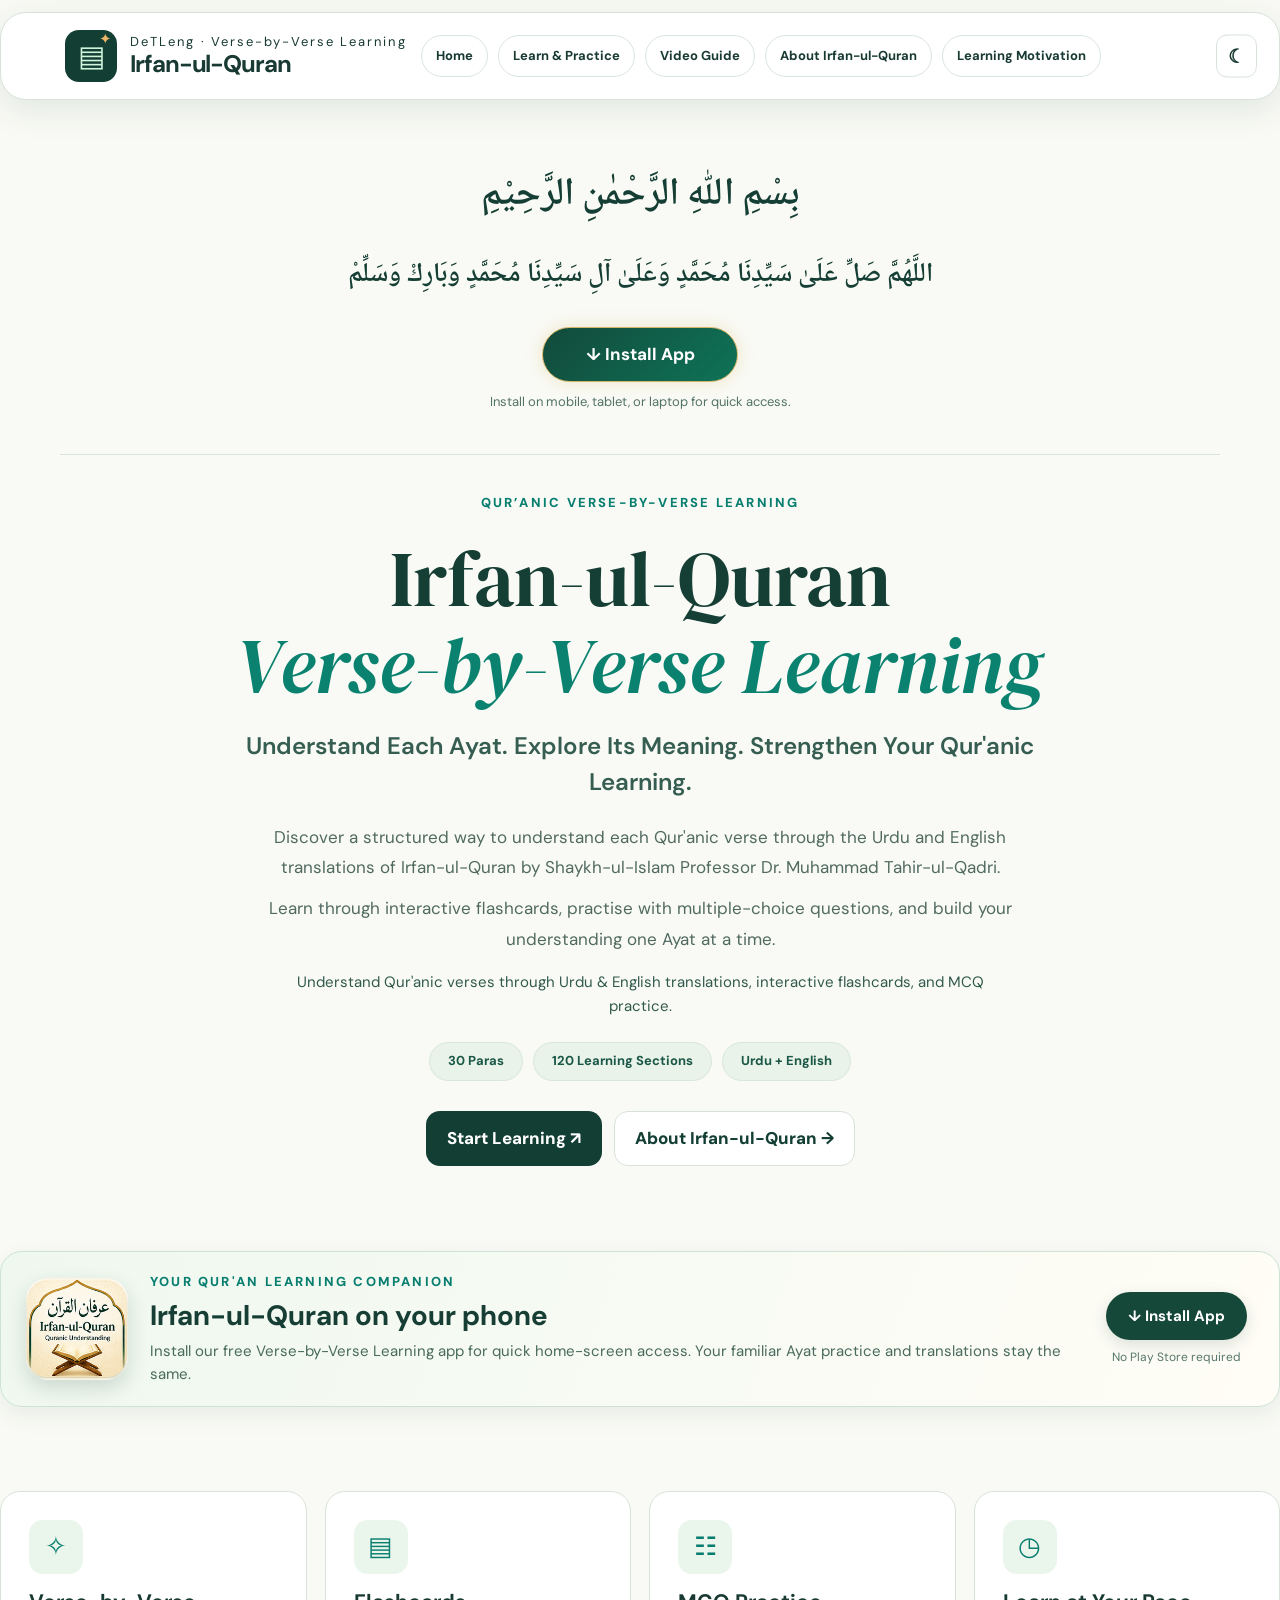
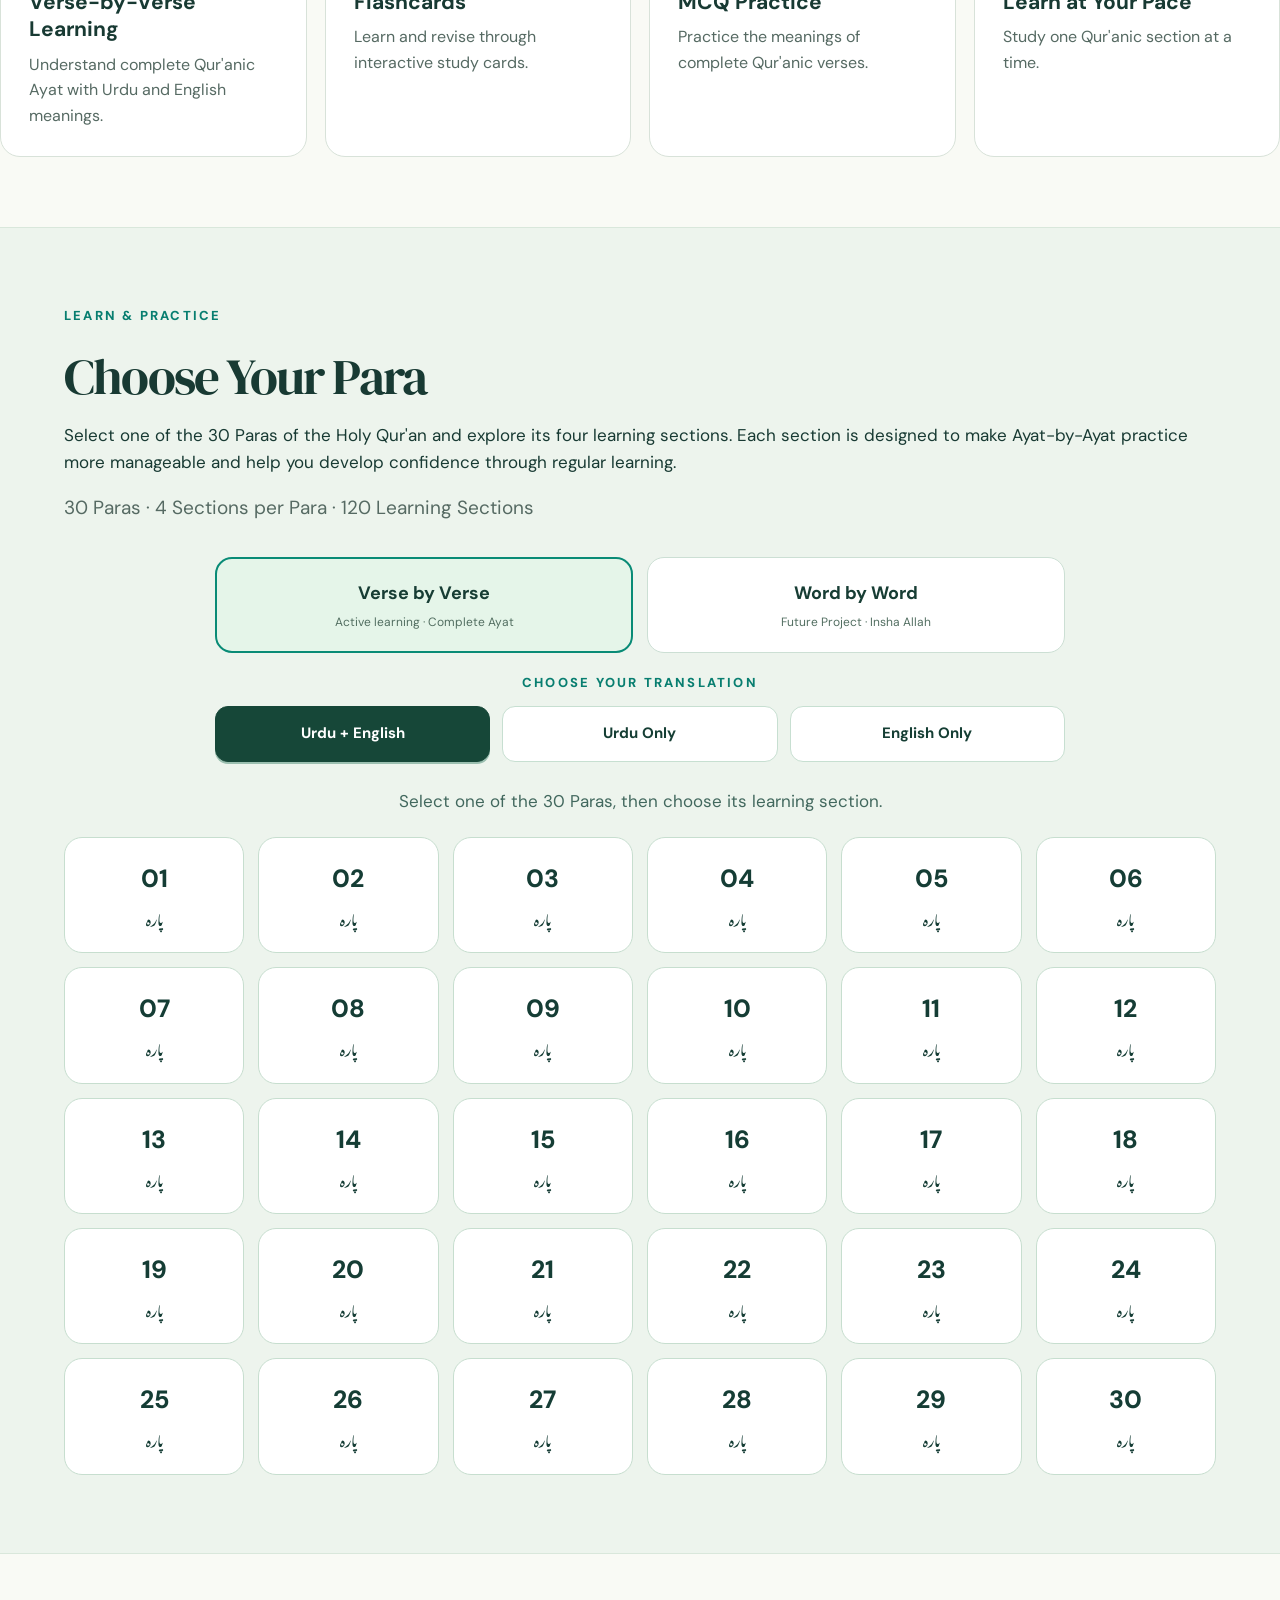
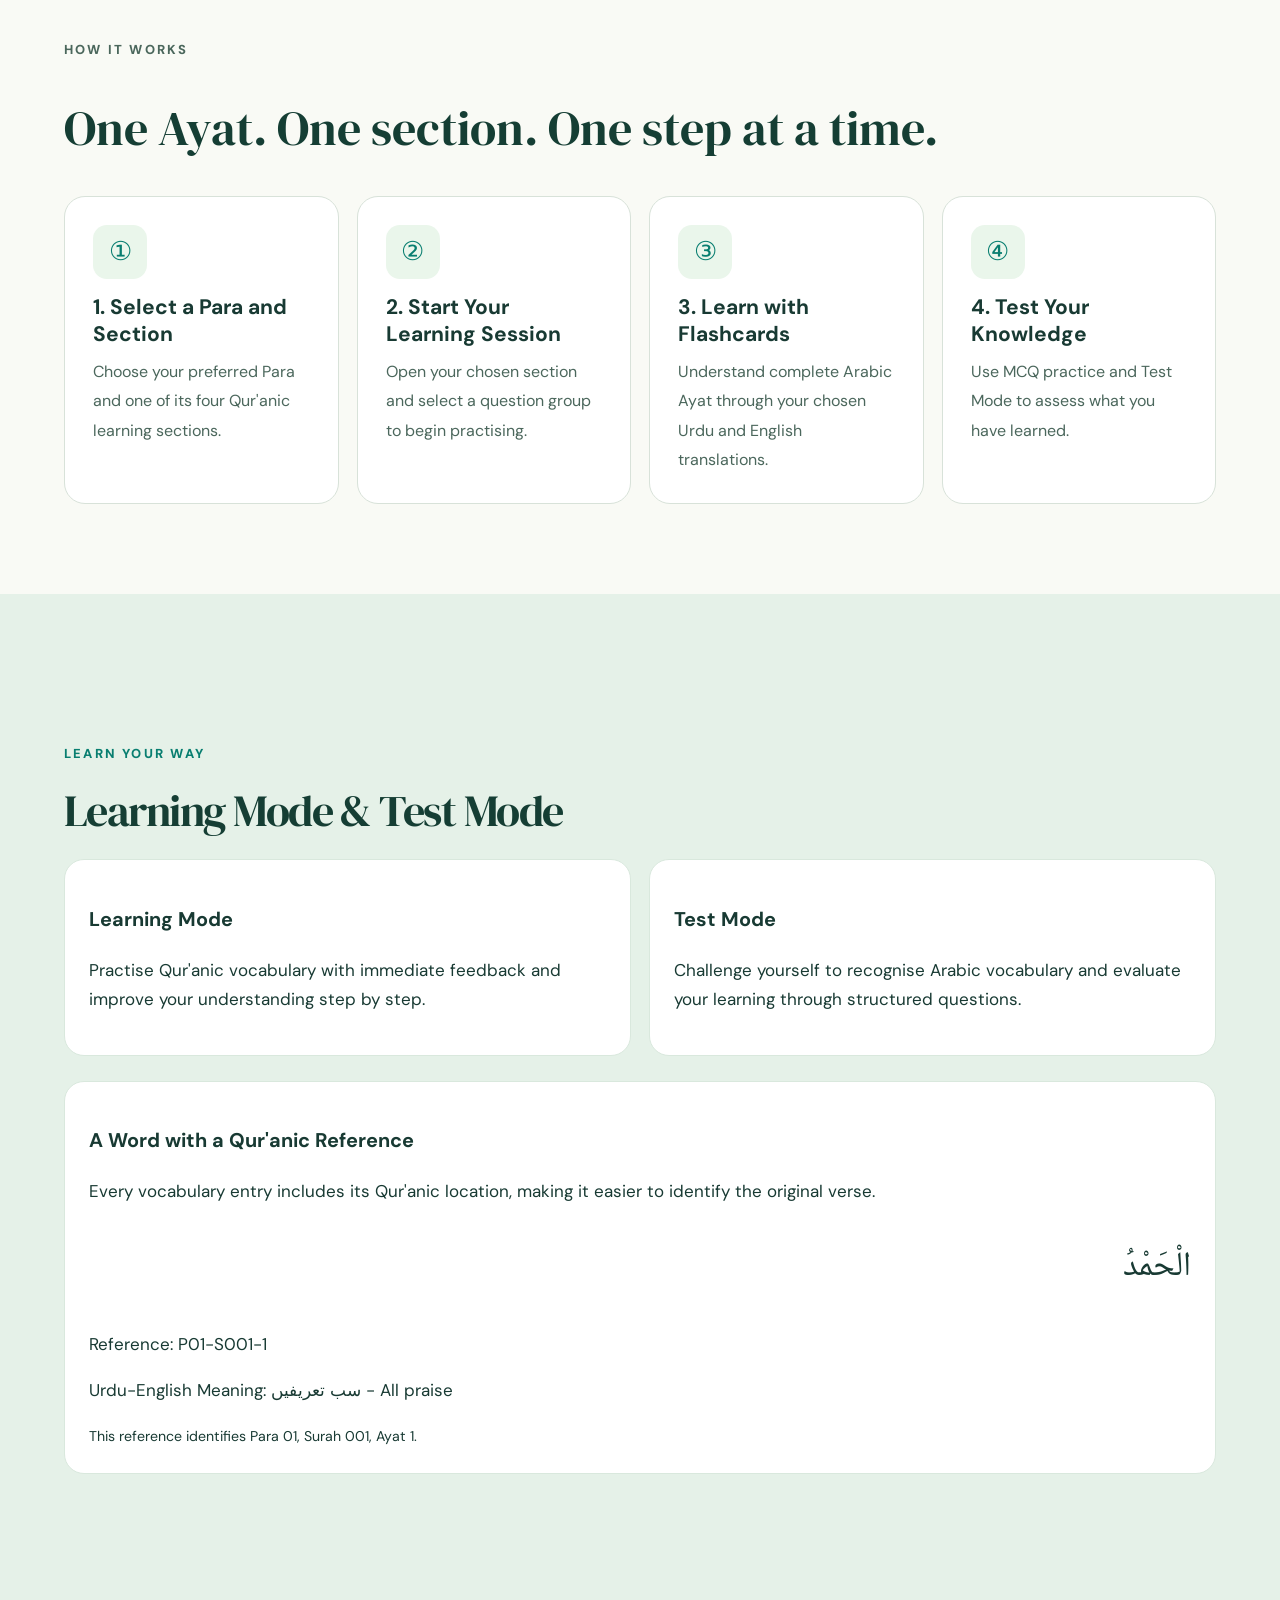
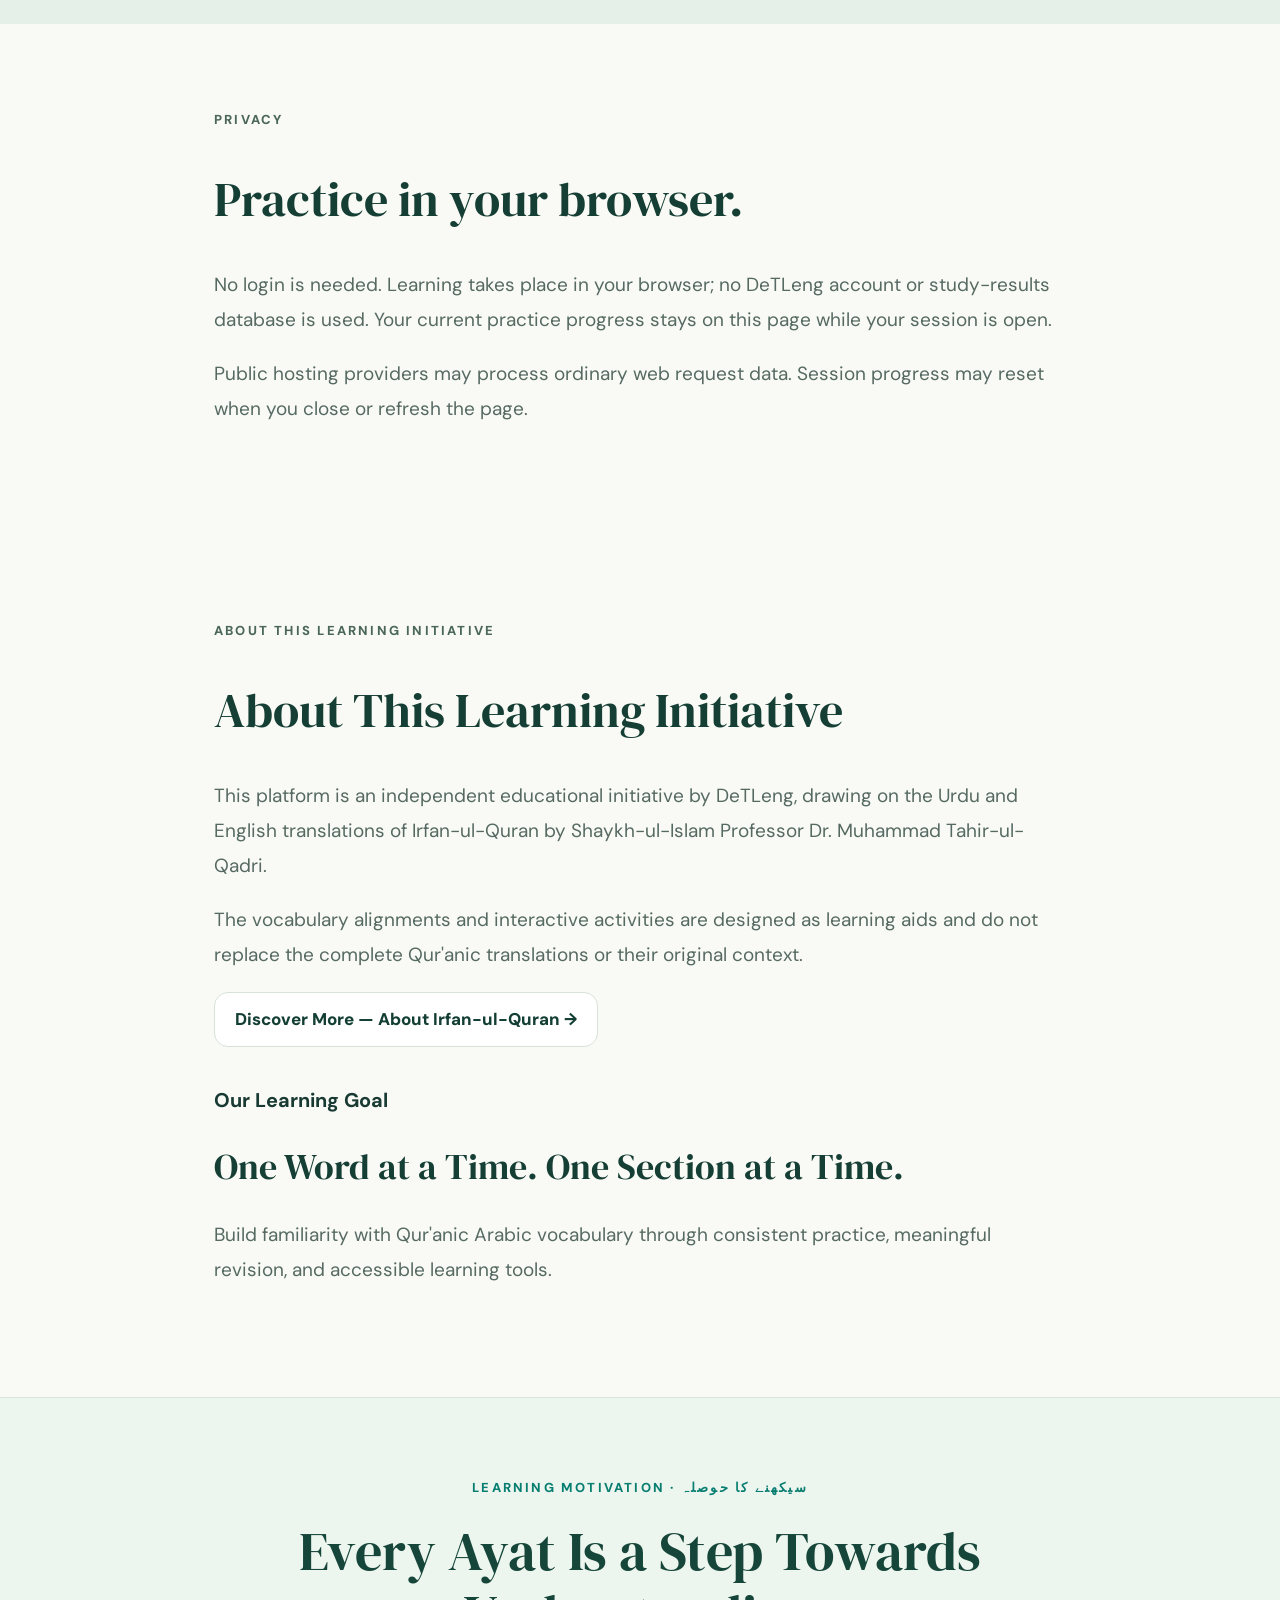
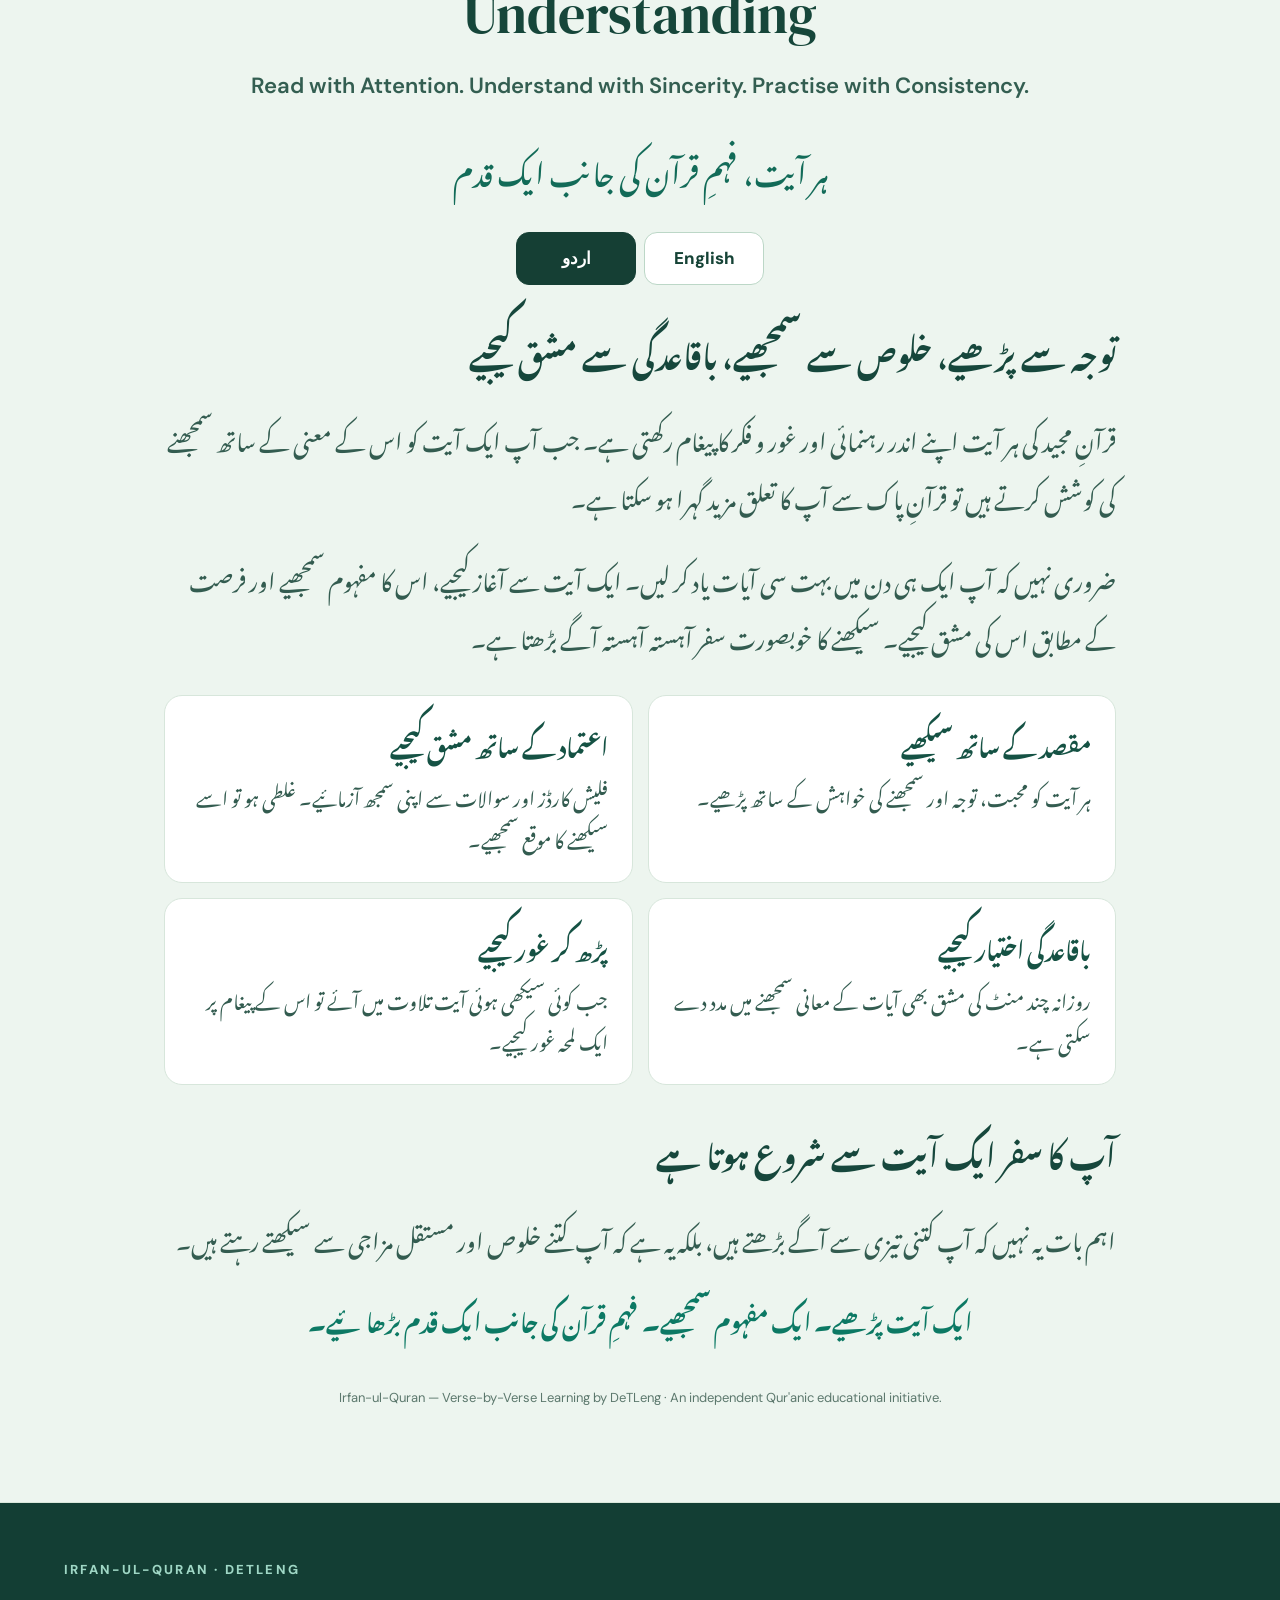
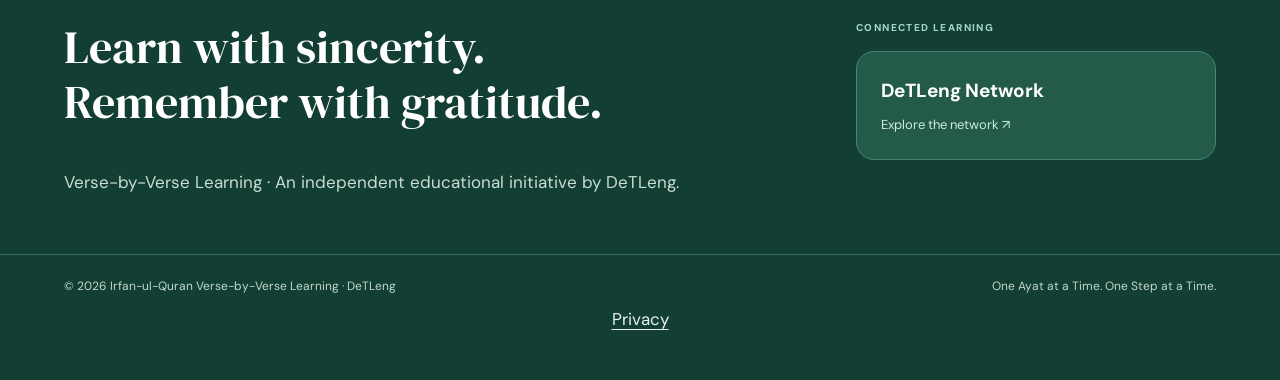
<file: index.html>
<!DOCTYPE html>

<html lang="en"><head><meta charset="utf-8"/><meta content="width=device-width,initial-scale=1" name="viewport"/><meta content="#123e34" name="theme-color"/><meta content="Irfan-ul-Quran Verse-by-Verse Learning — explore 30 Paras and 120 learning sections with Urdu-English verse translations, flashcards and MCQs." name="description"/><title>Irfan-ul-Quran — Verse-by-Verse Learning | DeTLeng</title><link href="assets/favicon.svg" rel="icon" type="image/svg+xml"/><link href="styles.css" rel="stylesheet"/><style>
.study-choice{display:grid;grid-template-columns:repeat(2,minmax(0,1fr));gap:12px;margin:12px 0 16px}.study-choice-btn{border:2px solid #d3e2d8;border-radius:14px;padding:15px 12px;background:var(--card,#fff);color:inherit;font-family:inherit;font-size:16px;font-weight:700;line-height:1.4;cursor:pointer}.study-choice-btn.active{background:#173f35;color:#fff;border-color:#173f35}.study-choice-btn:focus-visible{outline:3px solid #e58b2c;outline-offset:2px}.classic-card .question-text{font-size:clamp(25px,3vw,34px);text-align:center;line-height:1.45;margin:35px 0}.classic-prompt{text-align:center;font-size:17px;color:#567469;margin:16px auto 32px}.dark .study-choice-btn:not(.active){background:#213c35;color:#f2faf4;border-color:#547168}@media(max-width:560px){.study-choice{grid-template-columns:1fr}}
</style><link href="irfan.css" rel="stylesheet"/><link href="iq-experience.css" rel="stylesheet"/><link href="iq-polish.css" rel="stylesheet"/><link href="pwa-install.css" rel="stylesheet"/><link href="manifest.webmanifest" rel="manifest"/><link href="assets/icons/icon-192.png" rel="apple-touch-icon"/></head><body>
<header class="site-header shell iq-header">
<a aria-label="Irfan-ul-Quran Home" class="brand" href="index.html#home"><span class="brand-logo">▤<span>✦</span></span><span class="brand-txt"><small>DeTLeng · Verse-by-Verse Learning</small><strong>Irfan-ul-Quran</strong></span></a>
<button aria-expanded="false" aria-label="Toggle menu" class="mobile-menu" id="menuToggle">☰</button>
<nav aria-label="Primary navigation" class="nav iq-nav" id="mainNav">
<a class="iq-nav-link" href="index.html#home">Home</a><a class="iq-nav-link" href="index.html#learn">Learn &amp; Practice</a><a class="iq-nav-link" href="video-guide.html">Video Guide</a><a class="iq-nav-link" href="about.html">About Irfan-ul-Quran</a><a class="iq-nav-link" href="index.html#motivation">Learning Motivation</a>
<button class="nav-login" hidden="" id="loginBtn">Login</button></nav></header>
<main id="home"><section class="iq-hero shell" id="intro">
<div class="iq-sacred"><p class="iq-bismillah" dir="rtl" lang="ar">بِسْمِ اللّٰهِ الرَّحْمٰنِ الرَّحِيْمِ</p><p class="iq-durood" dir="rtl" lang="ar">اللَّهُمَّ صَلِّ عَلَىٰ سَيِّدِنَا مُحَمَّدٍ وَعَلَىٰ آلِ سَيِّدِنَا مُحَمَّدٍ وَبَارِكْ وَسَلِّمْ</p>
<div class="iq-pwa-hero">
  <button class="iq-pwa-glow" id="iqPwaHeroBtn" type="button">↓ Install App</button>
  <p class="iq-pwa-note">Install on mobile, tablet, or laptop for quick access.</p>
</div></div>
<div class="iq-hero-inner"><p class="eyebrow">QUR’ANIC VERSE-BY-VERSE LEARNING</p><h1>Irfan-ul-Quran <em>Verse-by-Verse Learning</em></h1>
<p class="iq-tagline">Understand Each Ayat. Explore Its Meaning. Strengthen Your Qur'anic Learning.</p><p class="lead">Discover a structured way to understand each Qur'anic verse through the Urdu and English translations of Irfan-ul-Quran by Shaykh-ul-Islam Professor Dr. Muhammad Tahir-ul-Qadri.</p><p class="lead">Learn through interactive flashcards, practise with multiple-choice questions, and build your understanding one Ayat at a time.</p>
<p class="iq-intro-short">Understand Qur'anic verses through Urdu &amp; English translations, interactive flashcards, and MCQ practice.</p>
<div class="iq-stats"><span>30 Paras</span><span>120 Learning Sections</span><span>Urdu + English</span></div>
<div class="hero-actions"><a class="btn primary" href="#learn">Start Learning ↗</a><a class="btn secondary" href="about.html">About Irfan-ul-Quran →</a></div></div>
</section>
<section class="iq-pwa-section shell" id="install-app" aria-labelledby="iqPwaHeading">
 <div class="iq-pwa-panel">
  <img class="iq-pwa-icon" src="assets/icons/icon-192.png" alt="Irfan-ul-Quran app icon — traditional cream and gold design" width="102" height="102" loading="lazy"/>
  <div class="iq-pwa-copy"><p class="eyebrow">YOUR QUR'AN LEARNING COMPANION</p><h2 id="iqPwaHeading">Irfan-ul-Quran on your phone</h2><p>Install our free Verse-by-Verse Learning app for quick home-screen access. Your familiar Ayat practice and translations stay the same.</p></div>
  <div class="iq-pwa-actions"><button class="iq-pwa-card-button" id="iqPwaCardBtn" type="button">↓ Install App</button><span class="iq-pwa-small">No Play Store required</span></div>
 </div>
</section>
<section class="iq-feature-section shell"><div class="feature-grid">
<article><span class="feature-icon">✧</span><h3>Verse-by-Verse Learning</h3><p>Understand complete Qur'anic Ayat with Urdu and English meanings.</p></article>
<article><span class="feature-icon">▤</span><h3>Flashcards</h3><p>Learn and revise through interactive study cards.</p></article>
<article><span class="feature-icon">☷</span><h3>MCQ Practice</h3><p>Practice the meanings of complete Qur'anic verses.</p></article>
<article><span class="feature-icon">◷</span><h3>Learn at Your Pace</h3><p>Study one Qur'anic section at a time.</p></article></div></section><section class="para-section" id="learn"><div class="shell"><div class="section-head"><p class="eyebrow">LEARN &amp; PRACTICE</p><h2>Choose Your Para</h2><p>Select one of the 30 Paras of the Holy Qur'an and explore its four learning sections. Each section is designed to make Ayat-by-Ayat practice more manageable and help you develop confidence through regular learning.</p><p class="iq-secondary-text">30 Paras · 4 Sections per Para · 120 Learning Sections</p></div><div aria-label="Learning experiences" class="iq-learning-modes"><button aria-pressed="true" class="iq-learning-mode is-active" id="verseModeBtn" type="button"><strong>Verse by Verse</strong><small>Active learning · Complete Ayat</small></button><button aria-pressed="false" class="iq-learning-mode" id="wordFutureBtn" type="button"><strong>Word by Word</strong><small>Future Project · Insha Allah</small></button></div><div aria-label="Choose translation" class="iq-language-picker"><p class="eyebrow">CHOOSE YOUR TRANSLATION</p><div aria-label="Translation options" class="iq-language-buttons" role="group"><button aria-pressed="true" class="iq-lang-btn is-active" data-language="bilingual" type="button">Urdu + English</button><button aria-pressed="false" class="iq-lang-btn" data-language="urdu" type="button">Urdu Only</button><button aria-pressed="false" class="iq-lang-btn" data-language="english" type="button">English Only</button></div></div><p aria-live="polite" class="para-language-notice" id="paraLanguageNotice">Select one of the 30 Paras, then choose its learning section.</p><div aria-label="Choose a Para from 01 to 30" class="para-grid" id="paraGrid"></div></div></section><section class="workspace-section" id="workspace"><div class="shell"><div class="section-head"><p class="eyebrow">YOUR LEARNING WORKSPACE</p><h2>Practice verse by verse.</h2><p>Choose a range or question group, then study with MCQs or classic flashcards.</p></div><div class="iq-stage-top"><button class="mini-btn" id="groupsToParasBtn" type="button">← Change Para / Translation</button></div><div class="workspace-grid"><div class="settings-card"><div class="step-heading"><span class="step-circle">1</span><div><h3>Selected Para &amp; Learning Section</h3><p>Automatically loaded from your chosen quarter</p></div></div><div class="selected-para" id="selectedPara"><strong id="selectedParaLabel">Choose a Para and quarter above</strong><button class="mini-btn" id="changeParaBtn" type="button">Change Para / Section</button></div><div aria-label="Choose or drop a DOCX Word file" class="dropzone" hidden="" id="dropzone" role="button" tabindex="0"><div class="upload-symbol">↑</div><strong>Drop your file here</strong><span>or click to browse your computer</span><small>.docx only · Up to 25 MB</small><input accept=".docx,application/vnd.openxmlformats-officedocument.wordprocessingml.document" hidden="" id="fileInput" type="file"/></div><div aria-live="polite" class="file-summary hidden" id="fileSummary"></div><div class="step-heading border-top"><span class="step-circle">2</span><div><h3>Select question range</h3><p>Select question numbers from your chosen section</p></div></div><div class="range-grid"><label>Start number<input disabled="" id="startNumber" min="0" placeholder="1" step="1" type="number"/></label><label>End number<input disabled="" id="endNumber" min="0" placeholder="10" step="1" type="number"/></label></div><div class="hint" id="rangeInfo">Choose a Para and section above to begin.</div><section aria-labelledby="rangeGroupsTitle" class="range-groups hidden" id="rangeGroups"><h4 id="rangeGroupsTitle">Question groups · 10 per group</h4><p>Choose a group, then Generate Flashcards. All selects the full range. Generate again to resume a saved group.</p><div aria-label="Select a question range group" class="range-group-grid" id="rangeGroupButtons" role="group"></div><p class="group-progress-legend">Blue = In progress · Green = All correct · Red = Needs practice / unfinished · Blank = Not attempted<br/>Progress stays while this page is open. Restart resets the current set.</p></section><div class="switch-row"><label class="switch-label"><input id="shuffleQuestions" type="checkbox"/><span>Shuffle question order</span></label></div><div class="button-stack"><button class="btn primary full" disabled="" id="generateBtn">Generate Flashcards <span>→</span></button><button class="btn outline full" disabled="" id="editBtn">View / Edit extracted questions</button><button class="btn subtle full" hidden="" id="demoBtn">Try sample questions instead</button></div><div aria-live="polite" class="status" id="status" role="status"></div></div><div class="preview-panel" id="previewPanel"><div class="iq-practice-top"><button class="btn secondary" id="backToGroupsBtn" type="button">← Back to Question Groups</button><button class="mini-btn iq-restart-safe" id="restartSafeBtn" type="button">↺ Restart attempt</button></div><div class="preview-head"><div><p class="mini-overline">LIVE PREVIEW</p><h3>Practice, flip, remember.</h3></div><span class="counter" id="deckCounter">DEMO</span></div><div id="studyArea"><div class="practice-modes" id="practiceModes"><div aria-label="Choose Learning Mode or Test Mode" class="practice-mode-choice" role="group"><button aria-pressed="true" class="practice-mode-btn active" id="learningModeBtn" type="button"><strong>Learning Mode</strong><small>Instant feedback · First answer locks</small></button><button aria-pressed="false" class="practice-mode-btn" id="testModeBtn" type="button"><strong>Test Mode</strong><small>Check your recall, then see your result</small></button></div><p class="practice-mode-note">Changing mode starts a fresh attempt.</p></div><div class="session-summary"><p aria-live="polite" id="sessionProgress"></p><strong class="last-result hidden" id="lastResult"></strong><div class="session-actions"><button class="mini-btn hidden" id="finishTestBtn" type="button">Finish Test</button><button class="mini-btn hidden" id="showResultBtn" type="button">View result</button></div></div><p aria-live="polite" class="study-notice" id="studyNotice" role="status"></p><div aria-label="Reading size controls" class="iq-reading-bar" role="group"><span class="iq-reading-label">Reading Size</span><button aria-label="Decrease reading size" id="iqReadMinus" type="button">−</button><input aria-label="Reading text size" id="iqReadSlider" max="40" min="18" step="2" type="range" value="28"/><button aria-label="Increase reading size" id="iqReadPlus" type="button">+</button><output for="iqReadSlider" id="iqReadValue">28px</output><button class="iq-read-reset" id="iqReadReset" type="button">Reset</button></div><div aria-label="Flip flashcard" class="flip-card" id="flipCard" role="button" tabindex="0"><div class="card-content" id="cardContent"></div></div><p class="flip-hint" id="studyFlipHint">↻ Tap the card or press Space to flip</p><div class="study-toolbar"><button class="btn secondary" disabled="" id="prevBtn">← Previous</button><button class="btn secondary" id="flipBtn">↻ Flip card</button><button class="btn primary" id="nextBtn">Next →</button></div><div class="study-extras"><button class="mini-btn" id="shuffleOptionsBtn">⇄ Shuffle options</button><button class="mini-btn" id="shuffleDeckBtn">⤨ Shuffle questions</button><button class="mini-btn" hidden="" id="restartBtn">↺ Restart</button></div><nav aria-labelledby="quizNavigationTitle" class="quiz-navigation" id="quizNavigation"><h4 id="quizNavigationTitle">Quiz navigation</h4><p class="quiz-navigation-hint">Choose a question number to jump directly to it.</p><div class="quiz-question-grid" id="quizQuestions"></div><p class="quiz-navigation-legend" id="quizNavigationLegend"><span>Current question: outlined</span><span>Answer selected: shaded</span></p></nav></div><div class="export-panel" id="exportPanel"><p class="mini-overline">DOWNLOAD YOUR STUDY DECK</p><p>Generate a deck first to enable downloadable formats.</p><div class="export-grid"><button disabled="" id="htmlBtn">⤓ Interactive HTML</button><button disabled="" id="pdfBtn">⤓ Printable PDF</button><button disabled="" id="csvBtn">⤓ CSV</button><button disabled="" id="xlsxBtn">⤓ Excel XLSX</button><button disabled="" id="zipBtn">⤓ Offline ZIP</button></div></div></div></div></div></section>
<section class="iq-info-section shell" id="how"><p class="eyebrow">HOW IT WORKS</p><h2>One Ayat. One section. One step at a time.</h2>
<div class="feature-grid"><article><div class="feature-icon">①</div><h3>1. Select a Para and Section</h3><p>Choose your preferred Para and one of its four Qur'anic learning sections.</p></article><article><div class="feature-icon">②</div><h3>2. Start Your Learning Session</h3><p>Open your chosen section and select a question group to begin practising.</p></article><article><div class="feature-icon">③</div><h3>3. Learn with Flashcards</h3><p>Understand complete Arabic Ayat through your chosen Urdu and English translations.</p></article><article><div class="feature-icon">④</div><h3>4. Test Your Knowledge</h3><p>Use MCQ practice and Test Mode to assess what you have learned.</p></article></div></section>
<section class="guide-wrap" id="guide"><div class="shell iq-guide"><p class="eyebrow">LEARN YOUR WAY</p><h2>Learning Mode &amp; Test Mode</h2><div class="iq-two-col"><article><h3>Learning Mode</h3><p>Practise Qur'anic vocabulary with immediate feedback and improve your understanding step by step.</p></article><article><h3>Test Mode</h3><p>Challenge yourself to recognise Arabic vocabulary and evaluate your learning through structured questions.</p></article></div><div class="iq-example"><h3>A Word with a Qur'anic Reference</h3><p>Every vocabulary entry includes its Qur'anic location, making it easier to identify the original verse.</p><div class="iq-word" dir="rtl" lang="ar">الْحَمْدُ</div><p>Reference: P01-S001-1</p><p>Urdu-English Meaning: سب تعریفیں - All praise</p><small>This reference identifies Para 01, Surah 001, Ayat 1.</small></div></div></section>
<section class="iq-info-section shell narrow" id="privacy"><p class="eyebrow">PRIVACY</p><h2>Practice in your browser.</h2><p>No login is needed. Learning takes place in your browser; no DeTLeng account or study-results database is used. Your current practice progress stays on this page while your session is open.</p><p>Public hosting providers may process ordinary web request data. Session progress may reset when you close or refresh the page.</p></section>
<section class="iq-info-section shell narrow iq-purpose" id="purpose"><p class="eyebrow">ABOUT THIS LEARNING INITIATIVE</p><h2>About This Learning Initiative</h2><p>This platform is an independent educational initiative by DeTLeng, drawing on the Urdu and English translations of Irfan-ul-Quran by Shaykh-ul-Islam Professor Dr. Muhammad Tahir-ul-Qadri.</p><p>The vocabulary alignments and interactive activities are designed as learning aids and do not replace the complete Qur'anic translations or their original context.</p><a class="btn secondary" href="about.html">Discover More — About Irfan-ul-Quran →</a><h3>Our Learning Goal</h3><h2 class="iq-goal">One Word at a Time. One Section at a Time.</h2><p>Build familiarity with Qur'anic Arabic vocabulary through consistent practice, meaningful revision, and accessible learning tools.</p></section><section aria-labelledby="iqMotivationTitle" class="iq-motivation" id="motivation">
<div class="shell iq-motivation-inner">
<p class="eyebrow">LEARNING MOTIVATION · سیکھنے کا حوصلہ</p>
<h2 id="iqMotivationTitle">Every Ayat Is a Step Towards Understanding</h2>
<p class="iq-motivation-lead">Read with Attention. Understand with Sincerity. Practise with Consistency.</p>
<p class="iq-motivation-urdu-lead" dir="rtl" lang="ur">ہر آیت، فہمِ قرآن کی جانب ایک قدم</p>
<div aria-label="Motivation reading language" class="iq-motivation-switch" role="group"><button aria-pressed="true" class="iq-motivation-lang active" data-iq-motivation="urdu" type="button">اردو</button><button aria-pressed="false" class="iq-motivation-lang" data-iq-motivation="english" type="button">English</button></div>
<div class="iq-motivation-copy" dir="rtl" id="iqMotivationUrdu" lang="ur">
<h3>توجہ سے پڑھیے، خلوص سے سمجھیے، باقاعدگی سے مشق کیجیے</h3>
<p>قرآنِ مجید کی ہر آیت اپنے اندر رہنمائی اور غور و فکر کا پیغام رکھتی ہے۔ جب آپ ایک آیت کو اس کے معنی کے ساتھ سمجھنے کی کوشش کرتے ہیں تو قرآنِ پاک سے آپ کا تعلق مزید گہرا ہو سکتا ہے۔</p>
<p>ضروری نہیں کہ آپ ایک ہی دن میں بہت سی آیات یاد کر لیں۔ ایک آیت سے آغاز کیجیے، اس کا مفہوم سمجھیے اور فرصت کے مطابق اس کی مشق کیجیے۔ سیکھنے کا خوبصورت سفر آہستہ آہستہ آگے بڑھتا ہے۔</p>
<div class="iq-motivation-grid"><article><h4>مقصد کے ساتھ سیکھیے</h4><p>ہر آیت کو محبت، توجہ اور سمجھنے کی خواہش کے ساتھ پڑھیے۔</p></article><article><h4>اعتماد کے ساتھ مشق کیجیے</h4><p>فلیش کارڈز اور سوالات سے اپنی سمجھ آزمائیے۔ غلطی ہو تو اسے سیکھنے کا موقع سمجھیے۔</p></article><article><h4>باقاعدگی اختیار کیجیے</h4><p>روزانہ چند منٹ کی مشق بھی آیات کے معانی سمجھنے میں مدد دے سکتی ہے۔</p></article><article><h4>پڑھ کر غور کیجیے</h4><p>جب کوئی سیکھی ہوئی آیت تلاوت میں آئے تو اس کے پیغام پر ایک لمحہ غور کیجیے۔</p></article></div>
<h3>آپ کا سفر ایک آیت سے شروع ہوتا ہے</h3><p>اہم بات یہ نہیں کہ آپ کتنی تیزی سے آگے بڑھتے ہیں، بلکہ یہ ہے کہ آپ کتنے خلوص اور مستقل مزاجی سے سیکھتے رہتے ہیں۔</p><p class="iq-motivation-closer">ایک آیت پڑھیے۔ ایک مفہوم سمجھیے۔ فہمِ قرآن کی جانب ایک قدم بڑھائیے۔</p>
</div>
<div class="iq-motivation-copy" hidden="" id="iqMotivationEnglish" lang="en">
<h3>Learn a Little. Understand More. Stay Connected to the Qur'an.</h3>
<p>Understanding the Holy Qur'an is a meaningful journey of learning, reflection, and consistency. Every verse you explore in its full context offers another opportunity to reflect on the message you recite.</p>
<p>You do not need to learn everything in one day. Begin with one Ayat, explore its meaning, practise recalling it, and return whenever you are ready.</p>
<div class="iq-motivation-grid"><article><h4>Learn with Purpose</h4><p>Read each verse with curiosity, sincerity, and a desire to understand.</p></article><article><h4>Practise with Confidence</h4><p>Use interactive flashcards and multiple-choice questions to build recall. Every mistake is a chance to learn.</p></article><article><h4>Grow through Consistency</h4><p>A few focused minutes each day can make verse-by-verse learning more familiar.</p></article><article><h4>Reflect on What You Learn</h4><p>When a familiar Ayat comes up in recitation, pause to consider its meaning.</p></article></div>
<h3>Your Learning Journey Begins with One Ayat</h3><p>Every learner starts somewhere. What matters is not how quickly you finish, but how sincerely and consistently you continue.</p><p class="iq-motivation-closer">One Ayat Read. One Meaning Understood. One Step Forward.</p>
</div><p class="iq-motivation-footer">Irfan-ul-Quran — Verse-by-Verse Learning by DeTLeng · An independent Qur'anic educational initiative.</p>
</div></section></main>
<footer class="iq-footer"><div class="shell iq-footer-inner"><div><p class="eyebrow">IRFAN-UL-QURAN · DETLENG</p><h2>Learn with sincerity.<br/>Remember with gratitude.</h2><p>Verse-by-Verse Learning · An independent educational initiative by DeTLeng.</p></div><div class="iq-network"><span>CONNECTED LEARNING</span><a href="https://network.detleng.com/" rel="noopener noreferrer" target="_blank"><strong>DeTLeng Network</strong><span>Explore the network ↗</span></a></div></div><div class="shell iq-footer-bottom"><span>© <span id="year"></span> Irfan-ul-Quran Verse-by-Verse Learning · DeTLeng</span><span>One Ayat at a Time. One Step at a Time.</span></div><div class="shell" style="text-align:center;padding-bottom:22px"><a class="iq-pwa-footer-link" href="index.html#privacy">Privacy</a></div></footer>
<div aria-labelledby="authTitle" aria-modal="true" class="modal hidden" id="authModal" role="dialog"><div class="modal-backdrop" data-close="auth"></div><div class="modal-panel auth"><button aria-label="Close" class="close-modal" data-close="auth">×</button><div id="authFormView"><p class="eyebrow">WELCOME TO DETLENG FLASHCARD</p><h2 id="authTitle">A place for your next chapter.</h2><p class="muted">Account features are being prepared. No account is required today; these fields are never submitted.</p><div class="tab-row"><button class="active" id="signInTab">Login</button><button id="signUpTab">Create Account</button></div><form id="authForm"><label class="hidden" id="usernameField">Username<input autocomplete="off" placeholder="Your username"/></label><label>Email<input autocomplete="off" placeholder="Email address" type="email"/></label><label>Password<input autocomplete="off" id="passwordInput" placeholder="Password" type="password"/></label><label class="hidden" id="confirmField">Confirm password<input autocomplete="off" placeholder="Confirm password" type="password"/></label><button class="mini-btn" id="showPasswordBtn" type="button">Show password</button><button class="btn primary full" id="authSubmit" type="submit">Sign In</button></form></div><div class="hidden" id="freeView"><div class="auth-spark">✦</div><p class="eyebrow">LAUNCH PERIOD</p><h2>You're early — enjoy Flashcard free.</h2><p>There's no account required right now. Generate, study, and download flashcards freely while we prepare secure sign-in and cloud features.</p><button class="btn primary full" id="continueFree">Continue Free</button><small>No sign-up needed during the current launch period.</small></div></div></div>
<div aria-labelledby="editorTitle" aria-modal="true" class="modal hidden" id="editorModal" role="dialog"><div class="modal-backdrop" data-close="editor"></div><div class="modal-panel editor"><div class="editor-top"><div><p class="eyebrow">IMPORT REVIEW</p><h2 id="editorTitle">Review extracted questions</h2><p>Edit any row before generating. Question numbers should be unique.</p></div><button aria-label="Close" class="close-modal" data-close="editor">×</button></div><div class="editor-table-head"><span>No.</span><span>Question</span><span>Correct answer</span><span></span></div><div class="editor-rows" id="editorRows"></div><div class="editor-bottom"><button class="btn secondary" id="addRowBtn">+ Add row</button><button class="btn primary" id="saveRowsBtn">Save changes</button></div></div></div>
<dialog aria-describedby="resultMessage" aria-labelledby="resultTitle" class="test-result-dialog" id="testResultDialog"><button aria-label="Close result" class="result-close" id="closeResultBtn" type="button">×</button><div aria-hidden="true" class="result-emblem" id="resultEmblem">✦</div><p class="mini-overline">YOUR PRACTICE, YOUR PROGRESS</p><h2 id="resultTitle"></h2><div class="result-score" id="resultScore"></div><p class="result-percent" id="resultPercent"></p><p class="result-detail" id="resultDetail"></p><p class="result-message" id="resultMessage"></p><div class="result-actions"><button class="btn secondary" id="reviewAnswersBtn" type="button">Review Answers</button><button class="btn primary" id="tryAgainBtn" type="button">Try Again →</button></div><p class="result-footer">One more practice. One step closer.</p></dialog><script src="vendor/jszip.min.js"></script><script defer="" src="app.js"></script><dialog aria-labelledby="comingSoonTitle" class="coming-soon-dialog" id="comingSoonDialog"><div class="coming-content"><button aria-label="Close" class="coming-close" id="closeComingSoon" type="button">×</button><div class="coming-icon">☪</div><h2 id="comingSoonTitle">Coming Soon, Insha Allah!</h2><p id="comingSoonDetail">This learning section is being carefully prepared. Insha Allah, it will be available in a future update.</p><p>Please remember this project in your duas.</p><button class="btn primary" id="okayComingSoon" type="button">Jazakum Allahu Khairan</button></div></dialog><dialog aria-labelledby="quarterTitle" class="iq-quarter-dialog" id="quarterDialog"><div class="iq-modal-inner"><button aria-label="Close section selector" class="iq-modal-close" id="closeQuarter" type="button">×</button><p class="eyebrow">SELECT A LEARNING SECTION</p><h2 id="quarterTitle">Para 01 — Learning Sections</h2><p>Choose one of four learning sections to begin your practice.</p><div aria-label="Choose a quarter" class="iq-quarter-options" id="quarterOptions" role="radiogroup"></div><div class="iq-selected-file"><span>SELECTED LEARNING SECTION</span><strong aria-hidden="true" class="iq-internal-filename" hidden="" id="selectedFileName">IQV-Para-01-01.docx</strong><small>Choose Continue to begin your learning.</small></div><p aria-live="polite" class="iq-quarter-status" id="quarterStatus" role="status"></p><button class="btn primary full" id="continueLearning" type="button">Continue to Learning →</button></div></dialog><script defer="True" src="irfan-paras.js"></script><script defer="" src="iq-experience.js"></script><script defer="" src="iq-polish.js"></script><dialog class="iq-pwa-dialog" id="iqPwaHelpDialog" aria-labelledby="iqPwaHelpTitle" aria-describedby="iqPwaHelpText"><h2 id="iqPwaHelpTitle">Install Irfan-ul-Quran</h2><p id="iqPwaHelpText"></p><button class="iq-pwa-close" id="iqPwaHelpClose" type="button">Got it</button></dialog><script defer src="pwa-install.js"></script></body></html>
</file>
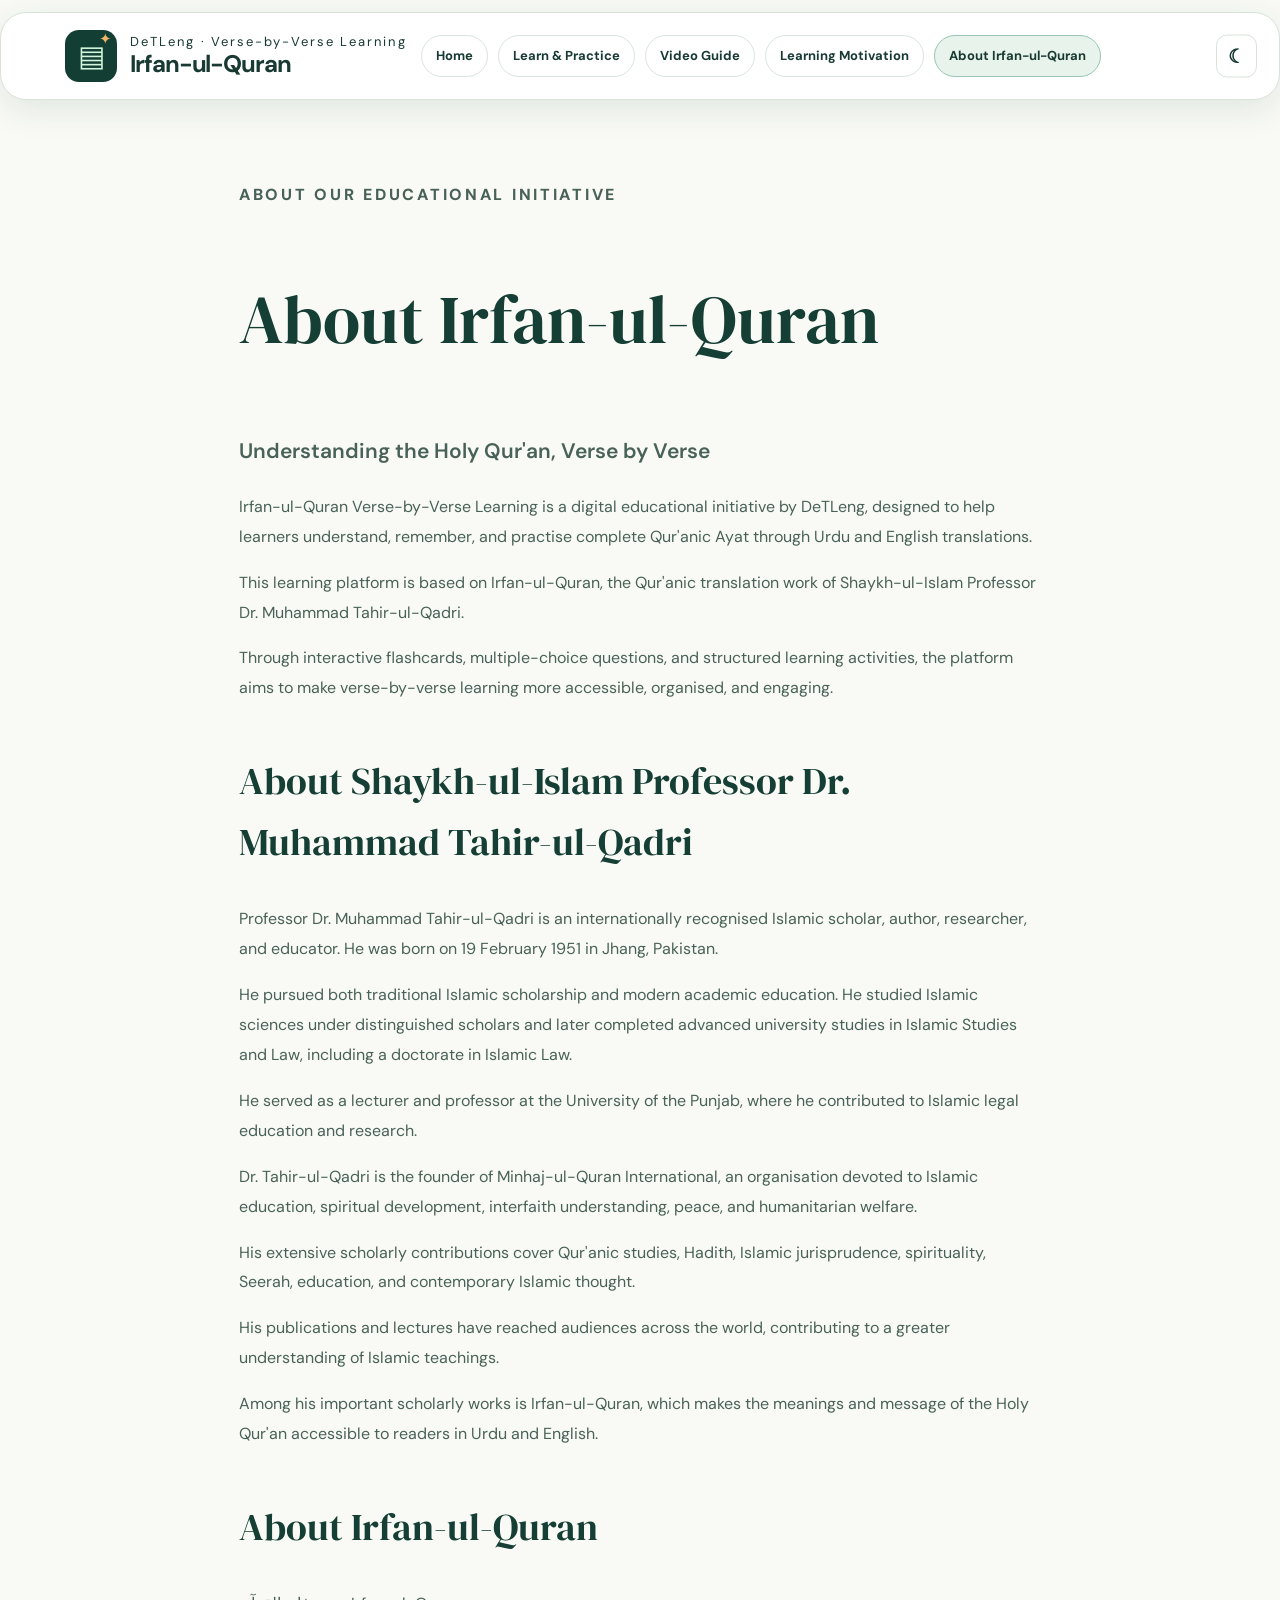
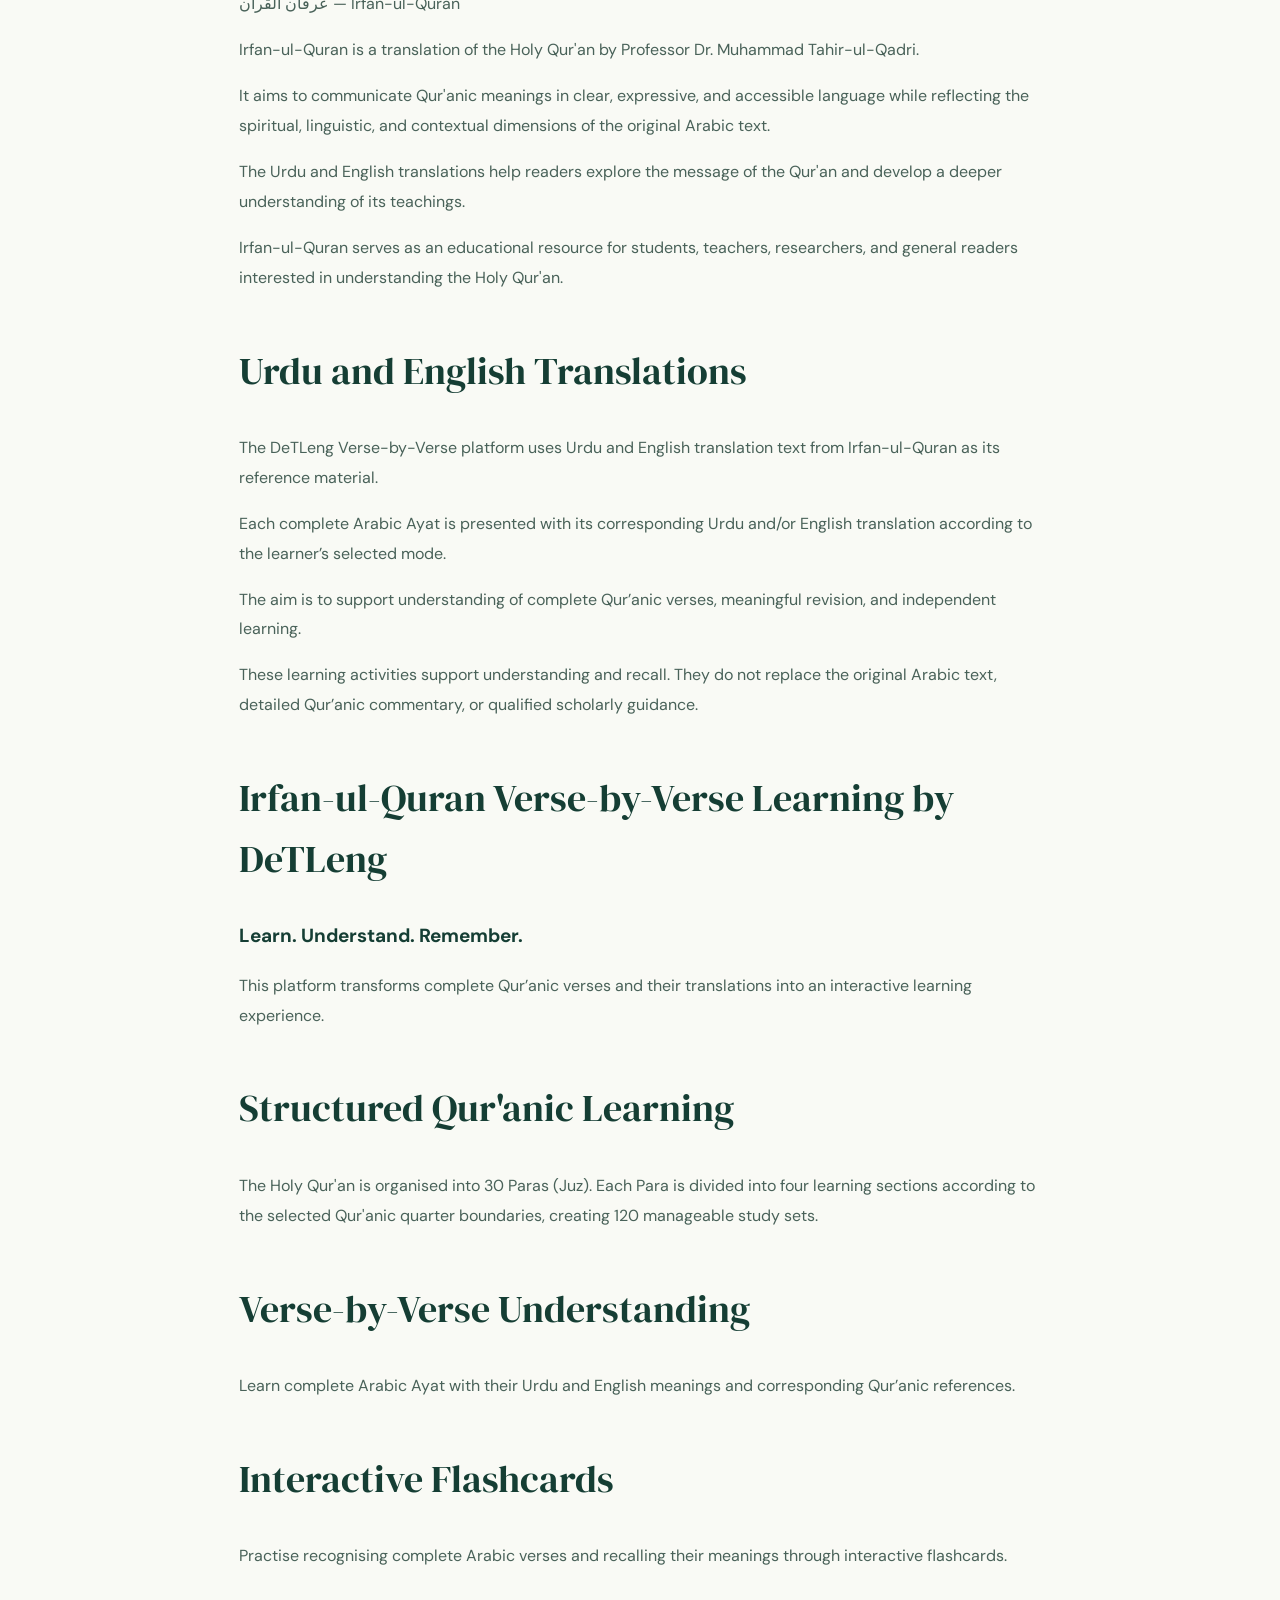
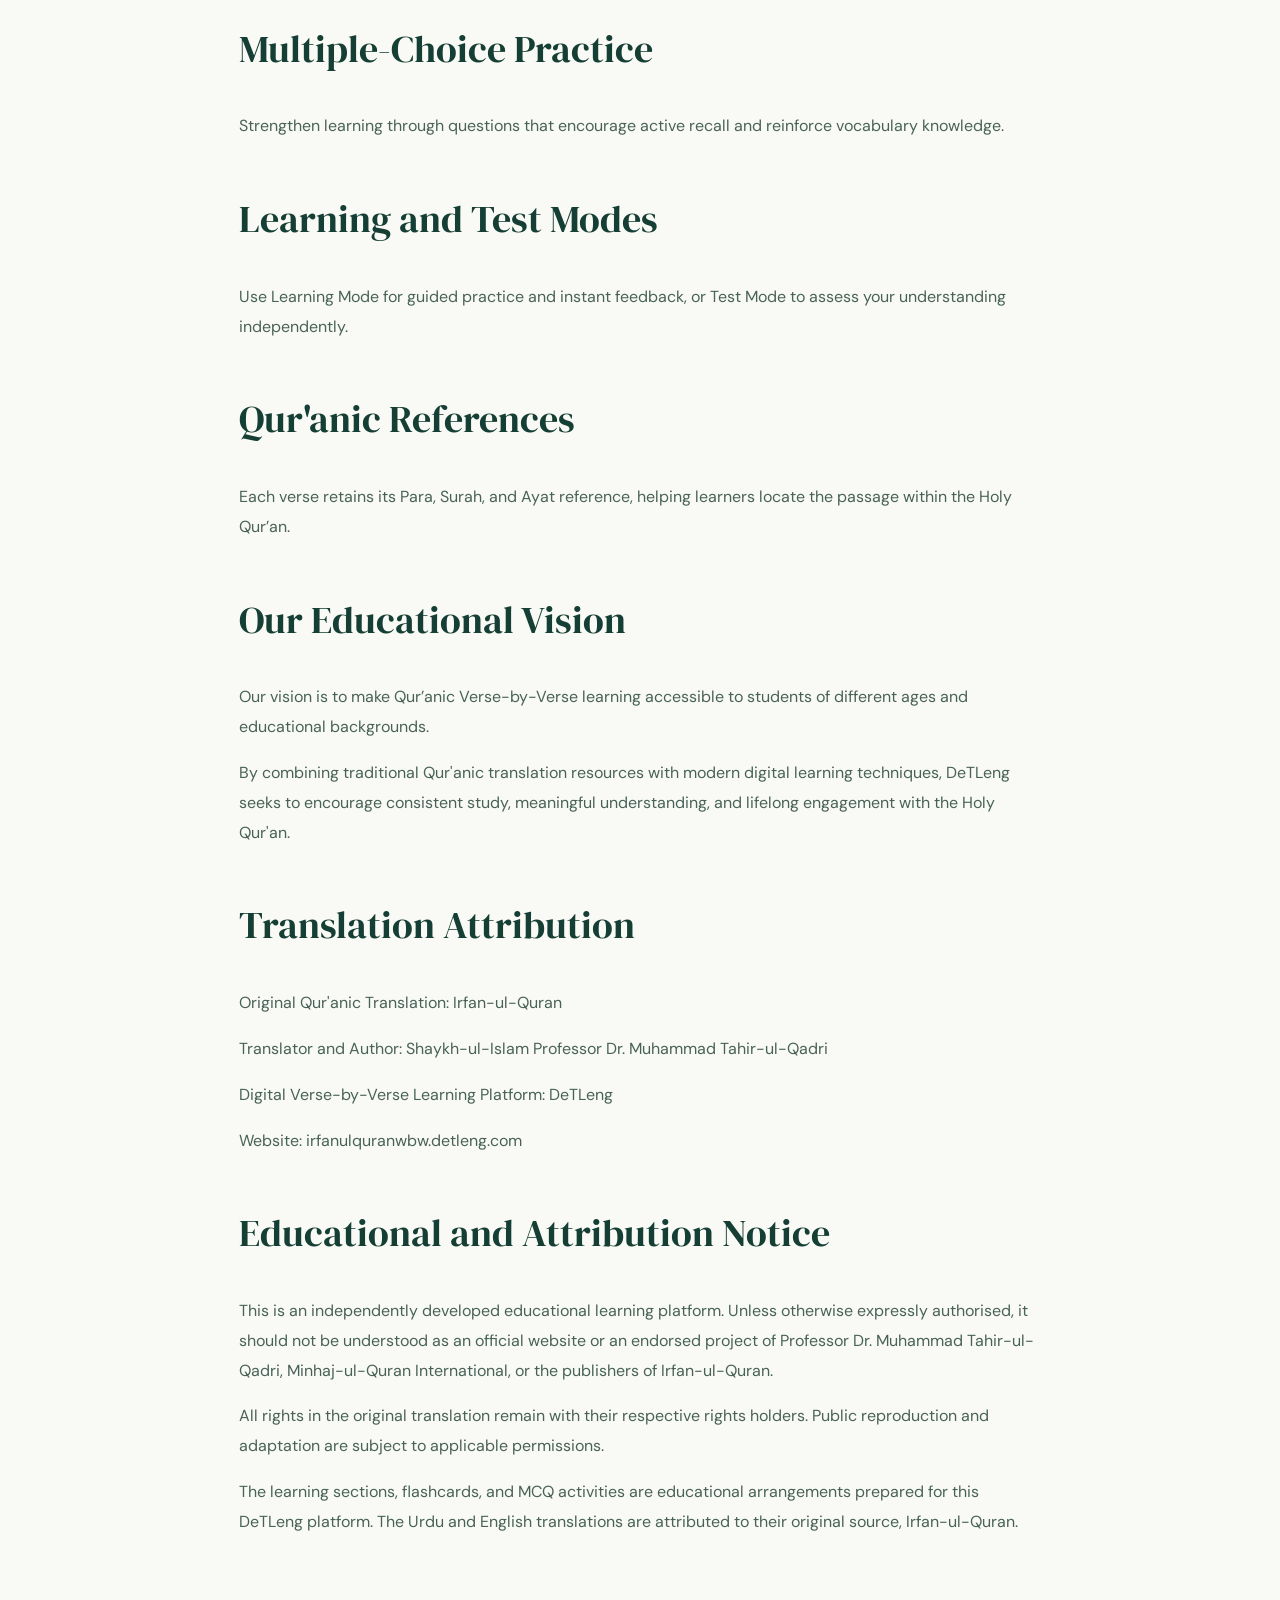
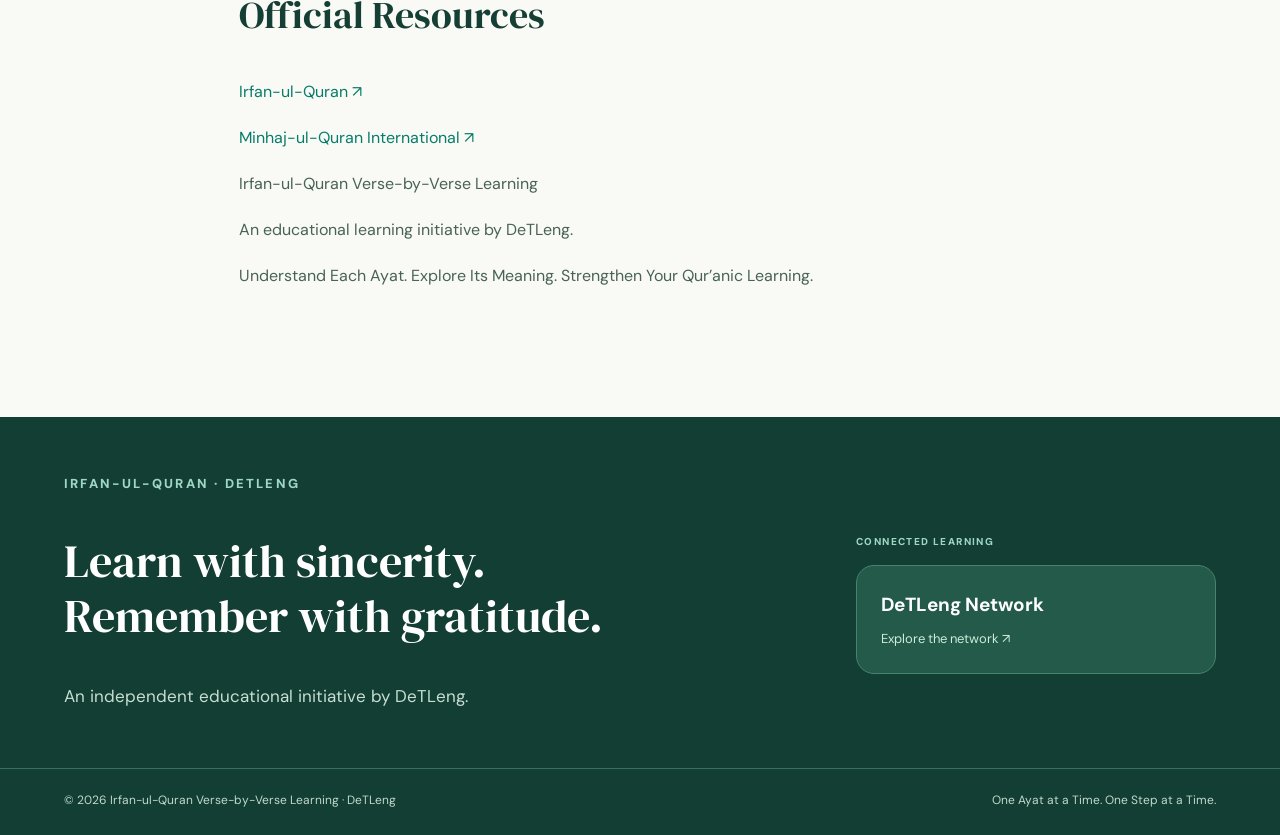
<file: about.html>
<!DOCTYPE html>

<html lang="en"><head><meta charset="utf-8"/><meta content="width=device-width, initial-scale=1" name="viewport"/><title>About Irfan-ul-Quran | DeTLeng</title><meta content="About Irfan-ul-Quran Verse-by-Verse Learning, its translation attribution and educational vision." name="description"/><link href="assets/favicon.svg" rel="icon"/><link href="styles.css" rel="stylesheet"/><link href="irfan.css" rel="stylesheet"/><link href="iq-experience.css" rel="stylesheet"/><link href="iq-polish.css" rel="stylesheet"/></head><body id="home"><header class="site-header shell iq-header"><a class="brand" href="index.html#home"><span class="brand-logo">▤<span>✦</span></span><span class="brand-txt"><small>DeTLeng · Verse-by-Verse Learning</small><strong>Irfan-ul-Quran</strong></span></a><button aria-expanded="false" aria-label="Toggle menu" class="mobile-menu" id="aboutMenuToggle">☰</button><nav class="nav iq-nav" id="aboutNav"><a href="index.html#home">Home</a><a href="index.html#learn">Learn &amp; Practice</a><a href="video-guide.html">Video Guide</a><a href="index.html#motivation">Learning Motivation</a><a aria-current="page" href="about.html">About Irfan-ul-Quran</a><button aria-label="Toggle light and dark mode" class="theme-button" id="aboutThemeBtn" type="button">☾</button></nav></header><main><article class="shell iq-about-page"><p class="eyebrow">ABOUT OUR EDUCATIONAL INITIATIVE</p><h1>About Irfan-ul-Quran</h1><p class="iq-about-subtitle">Understanding the Holy Qur'an, Verse by Verse</p><p>Irfan-ul-Quran Verse-by-Verse Learning is a digital educational initiative by DeTLeng, designed to help learners understand, remember, and practise complete Qur'anic Ayat through Urdu and English translations.</p><p>This learning platform is based on Irfan-ul-Quran, the Qur'anic translation work of Shaykh-ul-Islam Professor Dr. Muhammad Tahir-ul-Qadri.</p><p>Through interactive flashcards, multiple-choice questions, and structured learning activities, the platform aims to make verse-by-verse learning more accessible, organised, and engaging.</p><h2>About Shaykh-ul-Islam Professor Dr. Muhammad Tahir-ul-Qadri</h2><p>Professor Dr. Muhammad Tahir-ul-Qadri is an internationally recognised Islamic scholar, author, researcher, and educator. He was born on 19 February 1951 in Jhang, Pakistan.</p><p>He pursued both traditional Islamic scholarship and modern academic education. He studied Islamic sciences under distinguished scholars and later completed advanced university studies in Islamic Studies and Law, including a doctorate in Islamic Law.</p><p>He served as a lecturer and professor at the University of the Punjab, where he contributed to Islamic legal education and research.</p><p>Dr. Tahir-ul-Qadri is the founder of Minhaj-ul-Quran International, an organisation devoted to Islamic education, spiritual development, interfaith understanding, peace, and humanitarian welfare.</p><p>His extensive scholarly contributions cover Qur'anic studies, Hadith, Islamic jurisprudence, spirituality, Seerah, education, and contemporary Islamic thought.</p><p>His publications and lectures have reached audiences across the world, contributing to a greater understanding of Islamic teachings.</p><p>Among his important scholarly works is Irfan-ul-Quran, which makes the meanings and message of the Holy Qur'an accessible to readers in Urdu and English.</p><h2>About Irfan-ul-Quran</h2><p>عرفان القرآن — Irfan-ul-Quran</p><p>Irfan-ul-Quran is a translation of the Holy Qur'an by Professor Dr. Muhammad Tahir-ul-Qadri.</p><p>It aims to communicate Qur'anic meanings in clear, expressive, and accessible language while reflecting the spiritual, linguistic, and contextual dimensions of the original Arabic text.</p><p>The Urdu and English translations help readers explore the message of the Qur'an and develop a deeper understanding of its teachings.</p><p>Irfan-ul-Quran serves as an educational resource for students, teachers, researchers, and general readers interested in understanding the Holy Qur'an.</p><h2>Urdu and English Translations</h2><p>The DeTLeng Verse-by-Verse platform uses Urdu and English translation text from Irfan-ul-Quran as its reference material.</p><p>Each complete Arabic Ayat is presented with its corresponding Urdu and/or English translation according to the learner’s selected mode.</p><p>The aim is to support understanding of complete Qur’anic verses, meaningful revision, and independent learning.</p><p>These learning activities support understanding and recall. They do not replace the original Arabic text, detailed Qur’anic commentary, or qualified scholarly guidance.</p><h2>Irfan-ul-Quran Verse-by-Verse Learning by DeTLeng</h2><h3>Learn. Understand. Remember.</h3><p>This platform transforms complete Qur’anic verses and their translations into an interactive learning experience.</p><h2>Structured Qur'anic Learning</h2><p>The Holy Qur'an is organised into 30 Paras (Juz). Each Para is divided into four learning sections according to the selected Qur'anic quarter boundaries, creating 120 manageable study sets.</p><h2>Verse-by-Verse Understanding</h2><p>Learn complete Arabic Ayat with their Urdu and English meanings and corresponding Qur’anic references.</p><h2>Interactive Flashcards</h2><p>Practise recognising complete Arabic verses and recalling their meanings through interactive flashcards.</p><h2>Multiple-Choice Practice</h2><p>Strengthen learning through questions that encourage active recall and reinforce vocabulary knowledge.</p><h2>Learning and Test Modes</h2><p>Use Learning Mode for guided practice and instant feedback, or Test Mode to assess your understanding independently.</p><h2>Qur'anic References</h2><p>Each verse retains its Para, Surah, and Ayat reference, helping learners locate the passage within the Holy Qur’an.</p><h2>Our Educational Vision</h2><p>Our vision is to make Qur’anic Verse-by-Verse learning accessible to students of different ages and educational backgrounds.</p><p>By combining traditional Qur'anic translation resources with modern digital learning techniques, DeTLeng seeks to encourage consistent study, meaningful understanding, and lifelong engagement with the Holy Qur'an.</p><h2>Translation Attribution</h2><p>Original Qur'anic Translation: Irfan-ul-Quran</p><p>Translator and Author: Shaykh-ul-Islam Professor Dr. Muhammad Tahir-ul-Qadri</p><p>Digital Verse-by-Verse Learning Platform: DeTLeng</p><p>Website: irfanulquranwbw.detleng.com</p><h2>Educational and Attribution Notice</h2><p>This is an independently developed educational learning platform. Unless otherwise expressly authorised, it should not be understood as an official website or an endorsed project of Professor Dr. Muhammad Tahir-ul-Qadri, Minhaj-ul-Quran International, or the publishers of Irfan-ul-Quran.</p><p>All rights in the original translation remain with their respective rights holders. Public reproduction and adaptation are subject to applicable permissions.</p><p>The learning sections, flashcards, and MCQ activities are educational arrangements prepared for this DeTLeng platform. The Urdu and English translations are attributed to their original source, Irfan-ul-Quran.</p><h2>Official Resources</h2><p><a href="https://irfan-ul-quran.com/" rel="noopener noreferrer" target="_blank">Irfan-ul-Quran ↗</a></p><p><a href="https://www.minhaj.org/" rel="noopener noreferrer" target="_blank">Minhaj-ul-Quran International ↗</a></p><p>Irfan-ul-Quran Verse-by-Verse Learning</p><p>An educational learning initiative by DeTLeng.</p><p>Understand Each Ayat. Explore Its Meaning. Strengthen Your Qur’anic Learning.</p></article></main><footer class="iq-footer"><div class="shell iq-footer-inner"><div><p class="eyebrow">IRFAN-UL-QURAN · DETLENG</p><h2>Learn with sincerity.<br/>Remember with gratitude.</h2><p>An independent educational initiative by DeTLeng.</p></div><div class="iq-network"><span>CONNECTED LEARNING</span><a href="https://network.detleng.com/" rel="noopener noreferrer" target="_blank"><strong>DeTLeng Network</strong><span>Explore the network ↗</span></a></div></div><div class="shell iq-footer-bottom"><span>© 2026 Irfan-ul-Quran Verse-by-Verse Learning · DeTLeng</span><span>One Ayat at a Time. One Step at a Time.</span></div></footer><script>document.getElementById('aboutMenuToggle').addEventListener('click',()=>{const n=document.getElementById('aboutNav');n.classList.toggle('open');document.getElementById('aboutMenuToggle').setAttribute('aria-expanded',String(n.classList.contains('open')))});document.getElementById('aboutThemeBtn').addEventListener('click',()=>{document.body.classList.toggle('dark');document.getElementById('aboutThemeBtn').textContent=document.body.classList.contains('dark')?'☀':'☾'});</script></body></html>
</file>
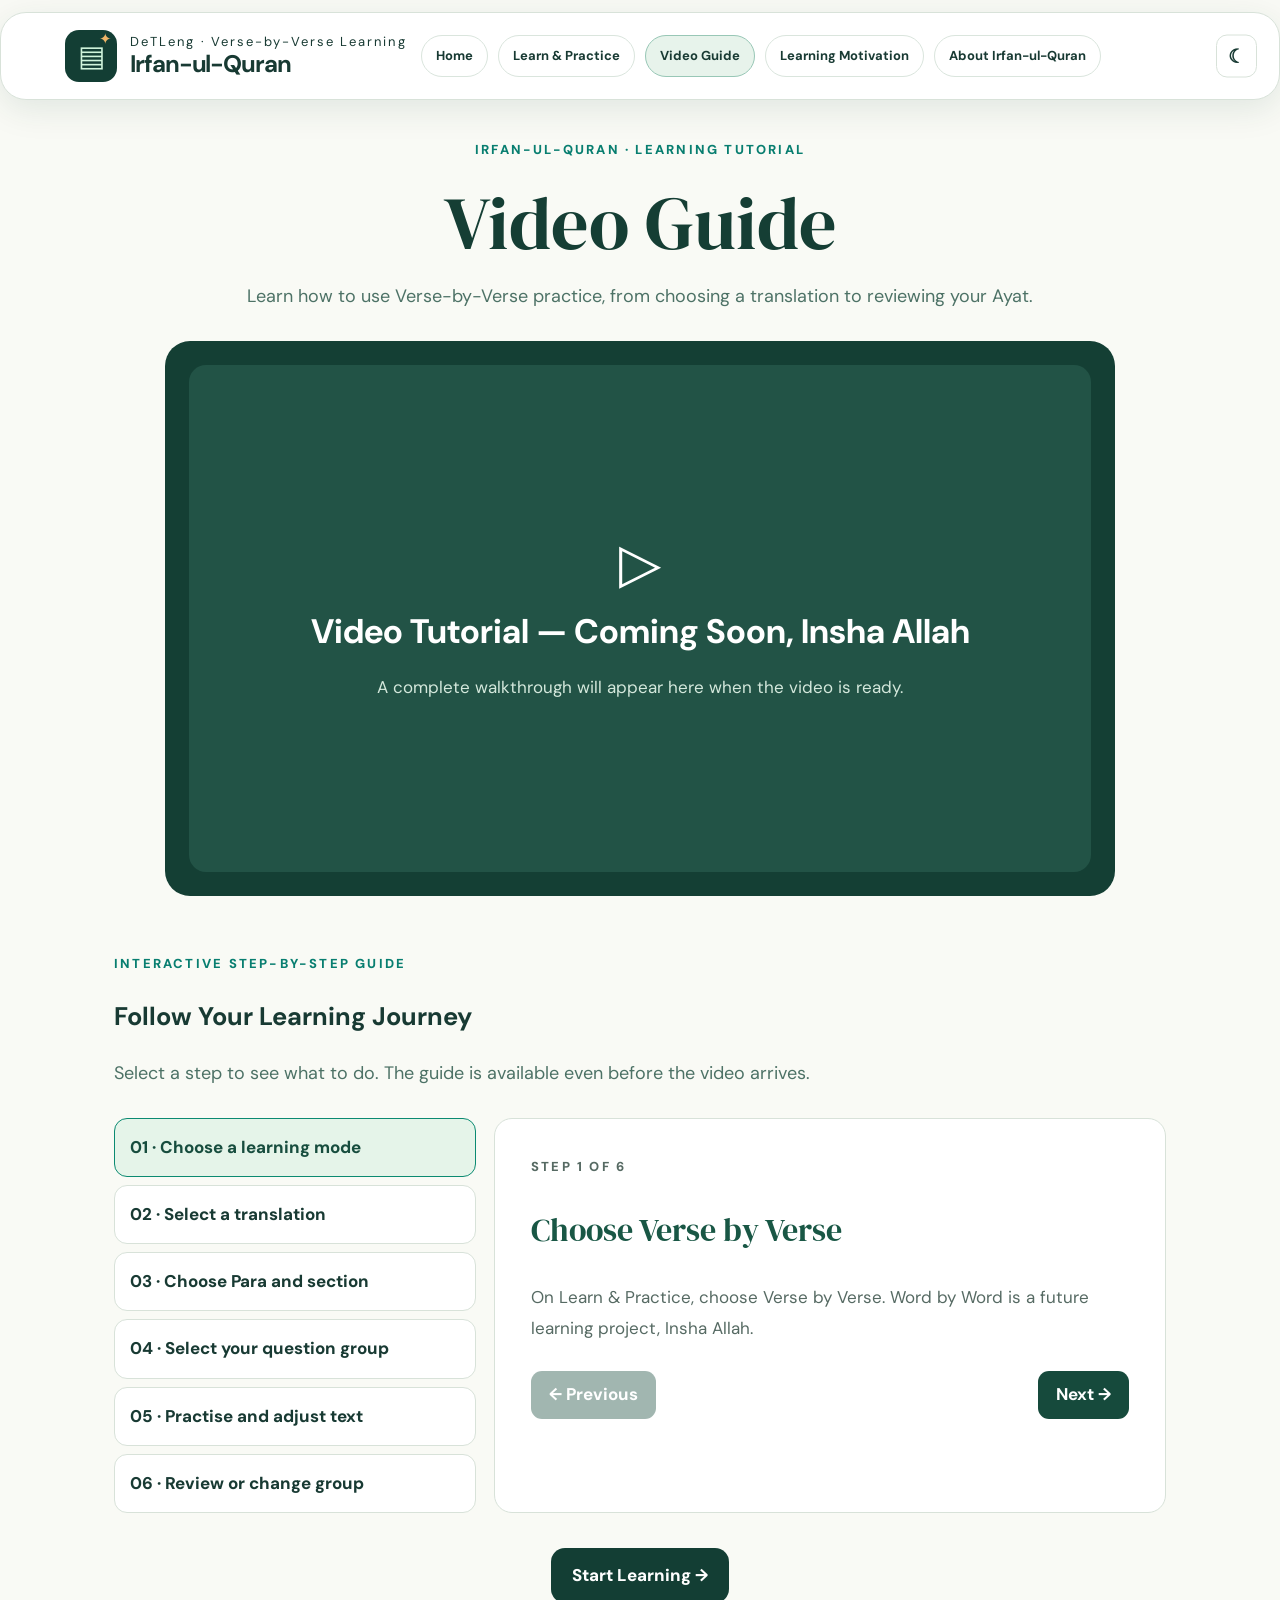
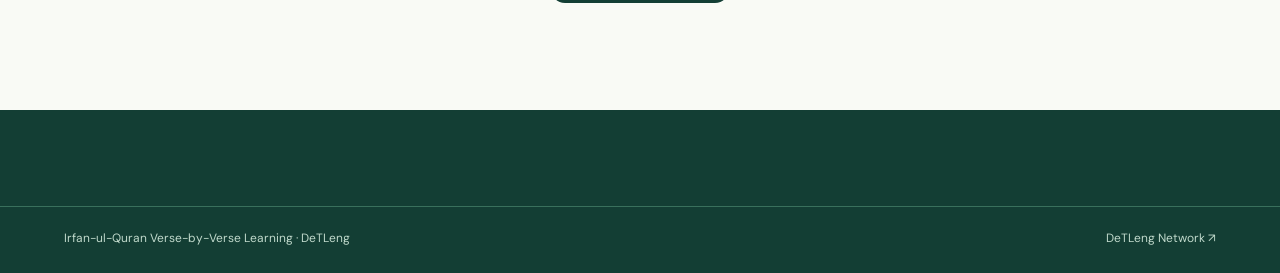
<file: video-guide.html>
<!doctype html>
<html lang="en"><head><meta charset="utf-8"><meta name="viewport" content="width=device-width,initial-scale=1"><meta name="theme-color" content="#153e34"><meta name="description" content="Video Guide and step-by-step instructions for learning Qur'anic Ayat using Irfan-ul-Quran by DeTLeng."><title>Video Guide | Irfan-ul-Quran Verse-by-Verse Learning</title><link rel="icon" href="assets/favicon.svg" type="image/svg+xml"><link rel="stylesheet" href="styles.css"><link rel="stylesheet" href="irfan.css"><link rel="stylesheet" href="iq-experience.css"><link rel="stylesheet" href="iq-polish.css"></head>
<body>
<header class="site-header shell iq-header"><a aria-label="Irfan-ul-Quran Home" class="brand" href="index.html#home"><span class="brand-logo">▤<span>✦</span></span><span class="brand-txt"><small>DeTLeng · Verse-by-Verse Learning</small><strong>Irfan-ul-Quran</strong></span></a><button class="mobile-menu" type="button" id="guideMenuToggle" aria-expanded="false" aria-label="Toggle menu">☰</button><nav class="nav iq-nav" id="guideNav" aria-label="Primary navigation"><a href="index.html#home">Home</a><a href="index.html#learn">Learn &amp; Practice</a><a href="video-guide.html" aria-current="page">Video Guide</a><a href="index.html#motivation">Learning Motivation</a><a href="about.html">About Irfan-ul-Quran</a><button type="button" class="theme-button" id="guideThemeBtn" aria-label="Toggle light and dark mode">☾</button></nav></header>
<main class="shell iq-guide-page"><p class="eyebrow">IRFAN-UL-QURAN · LEARNING TUTORIAL</p><h1>Video Guide</h1><p class="iq-guide-subtitle">Learn how to use Verse-by-Verse practice, from choosing a translation to reviewing your Ayat.</p>
<section class="iq-video-panel" aria-label="Video tutorial"><div id="iqVideoSlot" class="iq-video-ratio"><span class="iq-play" aria-hidden="true">▷</span><h2>Video Tutorial — Coming Soon, Insha Allah</h2><p>A complete walkthrough will appear here when the video is ready.</p></div><a id="iqVideoYoutube" class="iq-video-outbound" href="#" target="_blank" rel="noopener noreferrer" hidden>Watch the tutorial on YouTube ↗</a></section>
<section aria-labelledby="writtenGuideTitle"><p class="eyebrow">INTERACTIVE STEP-BY-STEP GUIDE</p><h2 id="writtenGuideTitle">Follow Your Learning Journey</h2><p class="iq-guide-subtitle">Select a step to see what to do. The guide is available even before the video arrives.</p>
<div class="iq-guide-steps-layout"><div class="iq-guide-step-buttons" id="iqGuideSteps" role="group" aria-label="Learning guide steps"><button type="button" data-iq-guide-step="0" class="active" aria-pressed="true">01 · Choose a learning mode</button><button type="button" data-iq-guide-step="1" aria-pressed="false">02 · Select a translation</button><button type="button" data-iq-guide-step="2" aria-pressed="false">03 · Choose Para and section</button><button type="button" data-iq-guide-step="3" aria-pressed="false">04 · Select your question group</button><button type="button" data-iq-guide-step="4" aria-pressed="false">05 · Practise and adjust text</button><button type="button" data-iq-guide-step="5" aria-pressed="false">06 · Review or change group</button></div><div class="iq-guide-step-body" aria-live="polite"><p class="eyebrow" id="iqGuideCount">STEP 1 OF 6</p><h3 id="iqGuideTitle">Choose Verse by Verse</h3><p id="iqGuideDescription">On Learn &amp; Practice, choose Verse by Verse. Word by Word is a future learning project, Insha Allah.</p><div class="iq-guide-controls"><button type="button" id="iqGuidePrevious" disabled>← Previous</button><button type="button" id="iqGuideNext">Next →</button></div></div></div></section>
<p style="text-align:center;margin-top:35px"><a href="index.html#learn" class="btn primary">Start Learning →</a></p></main>
<footer class="iq-footer"><div class="shell iq-footer-bottom"><span>Irfan-ul-Quran Verse-by-Verse Learning · DeTLeng</span><a href="https://network.detleng.com/" target="_blank" rel="noopener noreferrer">DeTLeng Network ↗</a></div></footer>
<script src="config/tutorial.js"></script><script defer src="video-guide.js"></script>
</body></html>
</file>
<file: styles.css>
@import url('https://fonts.googleapis.com/css2?family=DM+Sans:wght@400;500;600;700;800&family=DM+Serif+Display:ital@0;1&display=swap');
:root{--ink:#133e34;--teal:#087e70;--text:#183a33;--muted:#566a63;--cream:#f8f9f4;--panel:#fff;--light:#eaf5e8;--border:#d8e2d9;--shadow:0 18px 55px rgba(23,61,48,.09)}*{box-sizing:border-box}html{scroll-behavior:smooth}body{margin:0;background:var(--cream);color:var(--text);font:17px/1.6 'DM Sans',Arial,sans-serif}button,input{font:inherit}button{cursor:pointer}button:disabled{opacity:.45;cursor:not-allowed}a{color:inherit;text-decoration:none}button:focus-visible,a:focus-visible,input:focus-visible,.dropzone:focus-visible,.flip-card:focus-visible{outline:3px solid #df985d;outline-offset:3px}.shell{max-width:1460px;margin:auto;padding-left:clamp(22px,5vw,76px);padding-right:clamp(22px,5vw,76px)}.hidden{display:none!important}.site-header{margin:22px auto 0;background:#fff;border:1px solid var(--border);box-shadow:var(--shadow);border-radius:26px;min-height:88px;display:flex;align-items:center;justify-content:space-between;gap:22px;padding-top:15px;padding-bottom:15px;position:relative;z-index:10}.brand{display:flex;align-items:center;gap:13px;white-space:nowrap}.brand-logo{display:grid;place-items:center;position:relative;background:var(--ink);color:#d0f5dc;width:52px;height:52px;border-radius:14px;font-size:29px;line-height:1}.brand-logo span{position:absolute;right:5px;top:2px;font-size:15px;color:#efb568}.brand-txt{display:flex;flex-direction:column;line-height:1.15}.brand-txt small{letter-spacing:.16em;font-size:13px}.brand-txt strong{font-size:24px;letter-spacing:-.045em}.nav{display:flex;align-items:center;gap:clamp(12px,1.55vw,26px);font-size:15px;font-weight:700}.nav a:hover{color:var(--teal)}.nav-desk,.nav-login{border:1px solid var(--border);padding:13px 17px;border-radius:13px;background:#fff;color:var(--ink);font-weight:800}.nav-desk{white-space:nowrap}.nav-login{font-size:16px}.mobile-menu{display:none;border:1px solid var(--border);border-radius:12px;padding:7px 12px;background:white;font-size:22px}.hero{display:grid;grid-template-columns:1.12fr .88fr;gap:7%;align-items:center;min-height:650px;padding-top:65px;padding-bottom:80px}.eyebrow,.mini-overline{font-weight:800;letter-spacing:.17em;color:var(--teal);font-size:13px;margin:0 0 22px;text-transform:uppercase}.hero h1,.info-section h2,.guide-wrap h2,.section-head h2,.footer-top h2{font-family:'DM Serif Display',Georgia,serif;font-weight:400;letter-spacing:-.035em;line-height:1.08}.hero h1{font-size:clamp(52px,5.65vw,86px);margin:0 0 30px}.hero h1 em{color:var(--teal);font-weight:400}.lead{font-size:clamp(18px,1.4vw,22px);max-width:600px;margin:0 0 27px}.hero-actions{display:flex;gap:12px;flex-wrap:wrap}.btn{border-radius:14px;padding:13px 20px;min-height:51px;display:inline-flex;align-items:center;justify-content:center;gap:12px;font-weight:800;border:1px solid transparent;transition:transform .16s,background .16s;white-space:nowrap}.btn:not(:disabled):hover{transform:translateY(-2px)}.btn.primary{background:var(--ink);color:#fff}.btn.primary:hover{background:#225c4f}.btn.secondary,.btn.outline{background:#fff;border-color:var(--border);color:var(--ink)}.btn.subtle{background:transparent;color:var(--ink)}.btn.full{width:100%}.hero-chips{display:flex;gap:16px;flex-wrap:wrap;margin-top:26px;color:#547067;font-size:14px}.hero-graphic{background:linear-gradient(135deg,#e8f5e2,#e7f3ee);border:1px solid #d4e6d5;border-radius:38px;padding:32px;box-shadow:var(--shadow)}.hero-graphic .mini-overline{margin:0 0 22px;color:var(--ink)}.hero-stage{display:flex;flex-direction:column;align-items:center}.hero-stage-card{background:#fff;border:1px solid var(--border);padding:21px;border-radius:20px;width:100%;display:flex;flex-direction:column;gap:9px;text-align:center}.hero-stage-card span{font-size:12px;font-weight:800;letter-spacing:.12em;color:var(--teal)}.hero-stage-card strong{font-size:16px}.hero-stage-card.middle{background:var(--ink);color:white;padding:30px 22px}.hero-stage-card.middle span{color:#c9f0d8}.stage-arrow{font-size:33px;color:var(--ink);height:49px}.hero-stage-bottom{display:grid;grid-template-columns:repeat(3,1fr);gap:10px;width:100%}.hero-stage-bottom span{background:white;border-radius:16px;display:flex;flex-direction:column;align-items:center;gap:5px;padding:19px 8px;font-size:28px}.hero-stage-bottom b{font-size:13px}.workspace-section{background:#eef4ed;border-block:1px solid var(--border);padding:76px 0 88px}.section-head{margin-bottom:34px}.section-head h2,.info-section h2,.guide-wrap h2{font-size:clamp(39px,4vw,60px);margin:0 0 13px}.section-head p:last-child{font-size:19px;color:var(--muted);margin:0}.workspace-grid{display:grid;grid-template-columns:minmax(310px,.85fr) minmax(400px,1.15fr);gap:28px;align-items:start}.settings-card,.preview-panel{background:var(--panel);border:1px solid var(--border);border-radius:26px;padding:30px;box-shadow:var(--shadow)}.step-heading{display:flex;align-items:center;gap:15px;margin-bottom:20px}.step-heading h3,.preview-head h3{margin:0;font-size:23px;letter-spacing:-.035em}.step-heading p{margin:0;color:var(--muted);font-size:14px}.step-circle{display:grid;place-items:center;background:#e0f2e6;color:var(--ink);border-radius:12px;width:39px;height:39px;font-weight:800;flex:none}.dropzone{border:2px dashed #a8c4b6;border-radius:20px;background:#f6faf6;padding:34px 14px;display:flex;align-items:center;flex-direction:column;text-align:center;gap:5px;transition:.2s;cursor:pointer}.dropzone.dragover,.dropzone:hover{border-color:var(--teal);background:#e9f6e9}.upload-symbol{font-size:35px;color:var(--teal);font-weight:800}.dropzone strong{font-size:19px}.dropzone span{color:var(--muted)}.dropzone small{font-size:13px;margin-top:6px}.file-summary{margin:14px 0;padding:13px;border-radius:12px;background:#e6f5eb;overflow-wrap:anywhere}.border-top{border-top:1px solid var(--border);padding-top:25px;margin-top:26px}.range-grid{display:grid;grid-template-columns:1fr 1fr;gap:14px}.range-grid label,.auth form label{font-weight:750;display:flex;flex-direction:column;gap:7px;font-size:15px}.range-grid input,.auth input,.editor input,.editor textarea{padding:12px 13px;min-width:0;border:1px solid #c9d9ce;background:#fff;border-radius:12px;color:#173e34}.hint{font-size:14px;color:var(--muted);margin-top:12px}.switch-row{margin:20px 0}.switch-label{display:flex;align-items:center;gap:10px;font-weight:700;font-size:15px}.switch-label input{accent-color:var(--teal);height:19px;width:19px}.button-stack{display:grid;gap:10px}.status{font-size:14px;line-height:1.5;margin-top:12px;color:#875512}.status.error{color:#a3362c}.status.success{color:#176349}.preview-head{display:flex;justify-content:space-between;align-items:start;gap:15px;margin-bottom:22px}.preview-head .mini-overline{margin:0}.counter{padding:7px 11px;background:#e5f4e9;border-radius:999px;font-weight:800;font-size:13px;color:var(--ink);white-space:nowrap}.flip-card{border:1px solid #cce1d2;border-radius:24px;background:#f8fbf7;min-height:365px;display:flex;flex-direction:column;transition:transform .22s,background .22s;cursor:pointer;overflow:hidden}.flip-card.flipped{background:#e8f6eb;transform:perspective(1100px) rotateY(2deg)}.card-content{padding:28px;display:flex;flex-direction:column;flex:1;gap:17px}.card-label{font-size:13px;font-weight:800;letter-spacing:.15em;color:var(--teal);display:flex;justify-content:space-between;align-items:center}.question-text{font-size:clamp(21px,2.1vw,27px);font-weight:750;line-height:1.42;overflow-wrap:anywhere}.options-list{display:grid;gap:10px;margin-top:auto}.option{display:flex;gap:12px;align-items:center;border:1px solid #d9e6da;background:#fff;border-radius:13px;padding:13px;text-align:left;width:100%;line-height:1.45;color:#183e35;font-size:17px;overflow-wrap:anywhere}.option:hover{border-color:#78b3a1}.option.selected{background:#edf5ff;border-color:#6b99cb}.option.correct{background:#e6f6e8;border-color:#4da578}.option.incorrect{background:#fff0e9;border-color:#d59674}.option-letter{display:grid;place-items:center;flex:none;border-radius:9px;background:#edf4ee;width:35px;height:35px;font-weight:800}.answer-main{text-align:center;display:flex;flex-direction:column;align-items:center;justify-content:center;gap:12px;background:#fff;border-radius:16px;padding:24px 16px;margin-top:auto}.answer-icon{font-size:35px;color:#158453;line-height:1}.answer-value{font-weight:800;font-size:clamp(21px,2.3vw,30px);line-height:1.4;overflow-wrap:anywhere}.answer-feedback{font-size:15px;color:var(--muted);text-align:center}.flip-hint{text-align:center;font-size:14px;color:var(--muted);margin:13px 0 18px}.study-toolbar{display:flex;gap:9px}.study-toolbar .btn{padding:11px;flex:1;font-size:14px}.study-extras{display:flex;gap:8px;flex-wrap:wrap;margin-top:13px}.mini-btn{border:1px solid var(--border);background:#fff;color:var(--ink);border-radius:10px;padding:10px 12px;font-weight:750;font-size:14px}.mini-btn:hover{border-color:var(--teal)}.export-panel{margin-top:28px;border-top:1px solid var(--border);padding-top:20px}.export-panel .mini-overline{margin-bottom:7px}.export-panel p:not(.mini-overline){color:var(--muted);font-size:14px}.export-grid{display:grid;grid-template-columns:repeat(2,minmax(0,1fr));gap:9px;margin-top:15px}.export-grid button{min-height:47px;border:1px solid var(--border);border-radius:11px;background:#fff;color:var(--ink);font-weight:800;font-size:14px;padding:8px}.export-grid button:not(:disabled):hover{background:#e9f7e9}.info-section{padding-top:95px;padding-bottom:95px}.feature-grid{display:grid;grid-template-columns:repeat(4,1fr);gap:18px;margin-top:38px}.feature-grid article{background:#fff;border:1px solid var(--border);padding:28px;border-radius:21px}.feature-grid h3{font-size:21px;line-height:1.3;margin:15px 0 8px}.feature-grid p{color:var(--muted);margin:0;font-size:16px}.feature-icon{display:grid;place-items:center;font-size:26px;width:54px;height:54px;background:#eaf6eb;color:var(--teal);border-radius:14px}.guide-wrap{background:#e5f1e8;padding:80px 0}.guide-grid{display:grid;grid-template-columns:1fr 1fr;gap:70px;align-items:center}.guide-grid p:not(.eyebrow){color:var(--muted);font-size:18px}.example-table{background:#fff;border:1px solid var(--border);border-radius:20px;overflow:hidden;box-shadow:var(--shadow)}.example-table>div{display:grid;grid-template-columns:50px 1fr 105px;gap:10px;padding:18px;border-bottom:1px solid var(--border);font-size:15px}.example-table>div:first-child{background:var(--ink);color:#fff}.example-table>div:last-child{border:0}.narrow{max-width:980px}.narrow p:not(.eyebrow){font-size:19px;color:var(--muted)}.site-footer{background:#123b34;color:#fff;padding-top:70px}.site-footer .eyebrow{color:#b0edcc}.footer-top{display:grid;grid-template-columns:1fr 1.3fr;gap:50px;padding-bottom:65px}.footer-top h2{font-size:clamp(35px,4vw,57px);margin:0}.footer-links{display:grid;gap:12px}.footer-links a{background:#235b4d;border:1px solid #467465;border-radius:16px;display:flex;align-items:center;justify-content:space-between;gap:20px;padding:20px 23px;transition:.2s}.footer-links a:hover{background:#31705c;transform:translateX(4px)}.footer-links b{font-size:22px}.footer-links span{font-size:14px;color:#e5f6eb}.footer-bottom{border-top:1px solid #3c675b;padding-top:22px;padding-bottom:24px;display:flex;justify-content:space-between;color:#cbe4d9;font-size:14px}.modal{position:fixed;inset:0;z-index:99;display:flex;align-items:center;justify-content:center;padding:22px}.modal-backdrop{position:absolute;inset:0;background:rgba(13,44,37,.46);backdrop-filter:blur(6px)}.modal-panel{position:relative;z-index:1;background:#fff;border-radius:26px;box-shadow:0 20px 80px #0003;width:min(100%,525px);padding:35px;max-height:90vh;overflow:auto}.close-modal{position:absolute;right:17px;top:14px;border:1px solid var(--border);background:#fff;width:41px;height:41px;border-radius:12px;font-size:26px;line-height:1}.modal-panel h2{font:400 37px/1.1 'DM Serif Display',Georgia,serif;margin:18px 0 20px;color:var(--ink)}.modal-panel p{color:var(--muted)}.modal-panel .eyebrow{font-size:12px;color:var(--teal)}.tab-row{display:flex;gap:8px;margin:22px 0}.tab-row button{padding:11px 16px;border:1px solid var(--border);border-radius:11px;background:#fff;font-weight:800;color:var(--ink)}.tab-row button.active{background:var(--ink);color:white}.auth form{display:grid;gap:15px}.auth form .mini-btn{justify-self:start}.auth-spark{font-size:36px;color:var(--ink)}#freeView small{display:block;color:var(--muted);margin-top:12px}.modal-panel.editor{width:min(1100px,100%);padding:25px}.editor-top{display:flex;justify-content:space-between;gap:15px;padding-right:40px}.editor-top h2{font-size:30px;margin:10px 0}.editor-top p:last-child{font-size:14px}.editor-table-head,.editor-row{display:grid;grid-template-columns:72px minmax(250px,2fr) minmax(180px,1fr) 42px;gap:9px;align-items:start}.editor-table-head{font-weight:800;color:var(--ink);font-size:14px;padding:9px 5px}.editor-rows{overflow:auto;max-height:52vh}.editor-row{padding:9px 5px;border-top:1px solid var(--border)}.editor-row textarea{min-height:74px;resize:vertical;width:100%;font-size:14px}.editor-row input{width:100%;font-size:14px}.editor-row button{border:none;background:#fcece6;color:#963c2b;border-radius:9px;font-weight:800;min-height:41px}.editor-bottom{display:flex;justify-content:space-between;margin-top:20px;gap:12px}.dark{--ink:#c0eedc;--teal:#70d6bb;--text:#e4f5ef;--muted:#a6c0b6;--cream:#0e201d;--panel:#1c302a;--light:#1e392f;--border:#385349;--shadow:0 15px 48px #0004}.dark .site-header,.dark .nav-desk,.dark .nav-login,.dark .settings-card,.dark .preview-panel,.dark .feature-grid article,.dark .example-table,.dark .modal-panel,.dark .dropzone,.dark .flip-card,.dark .mini-btn,.dark .option,.dark .hero-stage-card:not(.middle),.dark .export-grid button,.dark .range-grid input,.dark .auth input,.dark .editor input,.dark .editor textarea{background:#1b302a;color:#e4f5ef}.dark .workspace-section,.dark .guide-wrap{background:#142b24}.dark .hero-graphic{background:#1b392e}.dark .step-circle,.dark .feature-icon,.dark .counter,.dark .option-letter{background:#284b3a;color:#d0f5df}.dark .hero-stage-card.middle,.dark .btn.primary,.dark .tab-row button.active{background:#28715a;color:white}.dark .btn.secondary,.dark .btn.outline,.dark .option.selected,.dark .answer-main{background:#254339;color:#e4f5ef}.dark .file-summary{background:#24513b}.dark .card-label{color:#83dfbb}.dark .flip-card.flipped{background:#1b4a36}.dark .modal-panel h2{color:#e4f5ef}.dark .nav a,.dark .footer-links b{color:inherit}.theme-button{border:1px solid var(--border);border-radius:11px;background:var(--panel);color:var(--text);padding:11px;font-size:19px;line-height:1}@media(max-width:1200px){.nav{gap:11px;font-size:14px}.nav-desk{padding:10px}.workspace-grid{grid-template-columns:.93fr 1.07fr}.site-header{padding-left:25px;padding-right:25px}}@media(max-width:980px){.mobile-menu{display:block}.site-header{margin-left:14px;margin-right:14px}.nav{display:none;position:absolute;top:90px;left:0;right:0;padding:21px;background:var(--panel);box-shadow:var(--shadow);border:1px solid var(--border);border-radius:19px;flex-direction:column;align-items:stretch}.nav.open{display:flex}.nav a,.nav button{text-align:center}.hero,.workspace-grid,.guide-grid,.footer-top{grid-template-columns:1fr}.hero{padding-top:70px;min-height:0}.hero-graphic{max-width:680px}.feature-grid{grid-template-columns:repeat(2,1fr)}.footer-top{gap:30px}}@media(max-width:600px){body{font-size:16px}.brand-txt strong{font-size:21px}.site-header{min-height:73px;padding:12px 18px}.hero{gap:35px;padding-bottom:55px}.hero h1{font-size:50px}.hero-graphic{padding:19px}.hero-stage-bottom b{font-size:11px}.workspace-section{padding:52px 0}.settings-card,.preview-panel{padding:18px;border-radius:20px}.card-content{padding:18px}.flip-card{min-height:350px}.question-text{font-size:21px}.option{font-size:16px;padding:10px}.study-toolbar{flex-wrap:wrap}.study-toolbar .btn{font-size:13px}.feature-grid{grid-template-columns:1fr}.info-section{padding-top:65px;padding-bottom:65px}.example-table>div{grid-template-columns:40px 1fr 65px;padding:12px;font-size:12px}.footer-links a{flex-direction:column;align-items:start;gap:0}.footer-bottom{flex-direction:column;gap:8px}.modal-panel{padding:23px}.editor-table-head{display:none}.editor-row{grid-template-columns:65px 1fr 36px}.editor-row textarea{grid-column:1/4}.editor-row .answer-edit{grid-column:1/3}.editor-row .remove-edit{grid-column:3}.editor-rows{max-height:48vh}}

/* Source-number navigation below the complete study controls. */
.quiz-navigation{margin-top:24px;padding-top:22px;border-top:1px solid var(--border)}
.quiz-navigation h4{margin:0 0 6px;font-size:20px;color:var(--ink)}
.quiz-navigation-hint{margin:0 0 15px;font-size:14px;color:var(--muted)}
.quiz-question-grid{display:grid;grid-template-columns:repeat(auto-fill,minmax(48px,1fr));gap:8px}
.quiz-question{min-width:0;min-height:46px;padding:8px 4px;border:1px solid var(--border);border-radius:9px;background:var(--panel);color:var(--text);font:inherit;font-size:15px;font-weight:700;overflow-wrap:anywhere}
.quiz-question:hover{border-color:var(--teal)}
.quiz-question.is-answered{background:var(--light);border-color:var(--teal)}
.quiz-question.is-current{outline:2px solid var(--ink);outline-offset:1px;font-weight:800}
.quiz-question:focus-visible{outline:3px solid #df985d;outline-offset:3px}
.quiz-navigation-legend{display:flex;flex-wrap:wrap;gap:6px 20px;margin:14px 0 0;font-size:12px;color:var(--muted)}

/* Range shortcuts use the existing study palette in both themes. */
.range-groups{margin:20px 0}
.range-groups h4{margin:0 0 5px;font-size:17px;color:var(--ink)}
.range-groups>p{margin:0 0 13px;font-size:13px;color:var(--muted)}
.range-group-grid{display:grid;grid-template-columns:repeat(auto-fill,minmax(90px,1fr));gap:9px}
.range-group-btn{display:flex;flex-direction:column;align-items:center;justify-content:center;gap:2px;min-width:0;min-height:86px;padding:9px 5px;border:1px solid var(--border);border-radius:11px;background:var(--panel);color:var(--text);font:inherit;line-height:1.4;overflow-wrap:anywhere}
.range-group-btn strong{font-size:18px}
.range-group-btn span{font-size:13px}
.range-group-btn small{font-size:11px;color:var(--muted)}
.range-group-btn:hover{border-color:var(--teal)}
.range-group-btn.active{background:var(--light);border-color:var(--teal);outline:2px solid var(--teal);outline-offset:1px}
.range-group-btn:focus-visible{outline:3px solid #df985d;outline-offset:3px}

/* Learning and self-test controls share the established light/dark palette. */
.practice-mode-choice{display:grid;grid-template-columns:repeat(2,minmax(0,1fr));gap:10px;margin-top:8px}
.practice-mode-btn{display:flex;flex-direction:column;gap:4px;padding:13px 12px;background:var(--panel);color:var(--text);border:1px solid var(--border);border-radius:13px;text-align:left;font:inherit}
.practice-mode-btn strong{font-size:16px}.practice-mode-btn small{font-size:12px;color:var(--muted);line-height:1.5}
.practice-mode-btn.active{background:var(--light);border-color:var(--teal);box-shadow:inset 0 0 0 1px var(--teal)}
.practice-mode-note{font-size:12px;color:var(--muted);margin:7px 0 12px}
.session-summary{display:flex;align-items:center;flex-wrap:wrap;gap:8px 16px;margin:12px 0;font-size:14px;color:var(--teal)}
.session-summary p{margin:0}.last-result{display:block;width:100%;font-size:17px;color:var(--ink)}
.session-actions{display:flex;flex-wrap:wrap;gap:8px}.session-actions:empty{display:none}
.study-notice{margin:0 0 12px;color:var(--teal);font-size:14px;font-weight:700}.study-notice:empty{display:none}
.option:disabled{opacity:1;cursor:default}.option.selected:not(.correct):not(.incorrect){border-width:2px}
.test-result-dialog{width:min(540px,calc(100% - 28px));max-height:calc(100dvh - 32px);overflow:auto;border:1px solid var(--border);border-radius:28px;padding:34px clamp(20px,5vw,42px) 25px;background:var(--panel);color:var(--text);text-align:center;box-shadow:0 25px 100px #0005;font-family:inherit}
.test-result-dialog::backdrop{background:rgba(8,32,26,.68);backdrop-filter:blur(5px)}
.result-close{position:absolute;top:13px;right:13px;width:36px;height:36px;border:1px solid var(--border);border-radius:50%;background:var(--panel);color:var(--text);font-size:24px;line-height:1}
.result-emblem{display:grid;place-items:center;width:66px;height:66px;margin:2px auto 20px;border-radius:50%;background:var(--light);color:var(--teal);font-size:36px}
.test-result-dialog .mini-overline{font-size:10px;letter-spacing:.15em;margin-bottom:10px}
.test-result-dialog h2{font-family:'DM Serif Display',Georgia,serif;font-weight:400;font-size:clamp(27px,5vw,38px);line-height:1.15;color:var(--ink);margin:0 0 17px}
.result-score{font-size:clamp(56px,12vw,82px);font-weight:800;line-height:1.1;letter-spacing:-.04em;color:var(--teal)}
.result-percent{font-weight:800;font-size:19px;margin:8px 0}.result-detail{font-size:13px;color:var(--muted);margin:8px 0 18px}
.result-message{font-size:16px;line-height:1.65;margin:0 0 24px;color:var(--text)}
.result-actions{display:grid;grid-template-columns:1fr 1fr;gap:10px}.result-actions .btn{white-space:normal;padding:12px;font-size:14px}
.result-footer{font-size:12px;color:var(--muted);margin:17px 0 0}
@media(max-width:480px){.practice-mode-choice{grid-template-columns:1fr}.result-actions{grid-template-columns:1fr}.test-result-dialog{padding-top:28px;border-radius:20px}}

/* Outcome colours appear immediately in Learning, and only after Test submission. */
.quiz-question.is-correct{background:#e6f6e8;border-color:#4da578;color:#183a33}
.quiz-question.is-incorrect{background:#fff0e9;border-color:#d59674;color:#843b2c}
.dark .quiz-question.is-correct{background:#244735;border-color:#7ac896;color:#d9f5e2}
.dark .quiz-question.is-incorrect{background:#4a2c28;border-color:#e99b88;color:#ffd7cd}

/* Selection is an outline; mastery and attempt status have separate colours. */
.range-group-btn.active{background:var(--panel);border-color:var(--teal);box-shadow:none}
.range-group-btn.group-mastered{background:#e6f6e8;border-color:#4da578;color:#183a33}
.range-group-btn.group-needs-practice{background:#fff0e9;border-color:#d59674;color:#843b2c}
.range-group-btn.group-in-progress{background:#e8f2ff;border-color:#598bc6;color:#174c87}
.dark .range-group-btn.group-mastered{background:#244735;border-color:#7ac896;color:#d9f5e2}
.dark .range-group-btn.group-needs-practice{background:#4a2c28;border-color:#e99b88;color:#ffd7cd}
.dark .range-group-btn.group-in-progress{background:#203d59;border-color:#87b9ed;color:#d9ecff}
.group-progress-legend{font-size:12px;line-height:1.6;color:var(--muted);margin-top:12px!important}

/* Quran project presentation extensions: existing flashcard engine CSS above is preserved. */
[hidden]{display:none!important}
.para-section{padding:78px 0;background:#edf4ed;border-block:1px solid #d9e7db;scroll-margin-top:22px}
.para-tabs{display:flex;gap:10px;justify-content:center;flex-wrap:wrap;margin:24px 0 12px}
.para-tab{padding:13px 22px;border:1px solid #c8d8cc;border-radius:14px;background:#fff;color:#173f36;font:inherit;font-weight:700;cursor:pointer}
.para-tab.active{background:#123e34;color:white;border-color:#123e34}
.para-language-notice,.para-disclaimer{text-align:center;color:#42685e;margin:14px 0 22px}
.para-grid{display:grid;grid-template-columns:repeat(6,minmax(0,1fr));gap:14px}
.para-card{border:1px solid #c7decf;background:#fff;border-radius:18px;padding:21px 8px;display:flex;align-items:center;justify-content:center;flex-direction:column;gap:5px;min-height:138px;color:#153d35;cursor:pointer;transition:transform .15s,box-shadow .15s; font:inherit}
.para-card:hover,.para-card:focus-visible{transform:translateY(-3px);box-shadow:0 8px 20px #143f3517;outline:2px solid #15816e;outline-offset:1px}
.para-card.selected{border-color:#0b8871;background:#e0f3e8;box-shadow:inset 0 0 0 1px #0b8871}
.para-number{font-size:28px;font-weight:800}.para-word{font-size:15px;font-weight:700}.para-state{font-size:11px;color:#548478;text-align:center}
.selected-para{padding:13px 16px;border-radius:12px;background:#e5f5eb;display:flex;justify-content:space-between;align-items:center;gap:12px;margin-top:14px;margin-bottom:12px;color:#144236;flex-wrap:wrap}
.dictionary-menu{position:relative}.dictionary-toggle{border:1px solid #d2dfd5;background:white;border-radius:12px;padding:12px 15px;font:inherit;font-size:13px;font-weight:700;color:#123e34;cursor:pointer}
.dictionary-links{position:absolute;z-index:30;right:0;top:calc(100% + 8px);width:300px;background:white;box-shadow:0 14px 35px #123e3426;border:1px solid #d8e6dc;border-radius:12px;padding:9px}
.dictionary-links a{display:block!important;padding:12px!important;color:#123e34!important;text-decoration:none;border-radius:8px}.dictionary-links a:hover{background:#eef6f0}
.guide-side{background:white;border:1px solid #d8e7dc;border-radius:22px;padding:24px}.guide-tip{display:flex;flex-direction:column;gap:5px;padding:12px 0;border-bottom:1px solid #e2ebe5}.guide-tip span{font-size:13px;color:#526b63}
.coming-soon-dialog{border:0;border-radius:24px;max-width:460px;width:calc(100% - 32px);padding:0;background:#fff;color:#123e34;box-shadow:0 25px 85px #123e3450}
.coming-soon-dialog::backdrop{background:#0f2e2988}.coming-content{text-align:center;padding:35px;position:relative}.coming-content p{line-height:1.7}.coming-icon{font-size:45px;color:#15907b}.coming-close{position:absolute;top:10px;right:15px;background:none;border:0;font-size:30px;cursor:pointer;color:#123e34}
body.dark .para-section{background:#122b28}body.dark .para-card,body.dark .para-tab:not(.active),body.dark .dictionary-toggle,body.dark .dictionary-links,body.dark .guide-side{background:#173f36;color:#eaf5ed}body.dark .para-state,body.dark .para-language-notice,body.dark .para-disclaimer{color:#add1c2}body.dark .selected-para{background:#235448;color:#fff}
@media(max-width:900px){.para-grid{grid-template-columns:repeat(4,minmax(0,1fr))}.dictionary-links{left:0;right:auto}}
@media(max-width:600px){.para-section{padding:45px 0}.para-grid{grid-template-columns:repeat(3,minmax(0,1fr));gap:8px}.para-card{min-height:105px;padding:13px 4px}.para-number{font-size:22px}.para-state{font-size:10px}.dictionary-links{width:min(300px,85vw)}}
</file>
<file: irfan.css>
/* Site-specific design. The original DeTLeng flashcard engine and DOM contracts remain intact. */
[hidden]{display:none!important}
:root{--iq-cream:#f9faf5;--iq-deep:#153e34;--iq-jade:#0a826f;--iq-border:#d8e6db}
html{scroll-behavior:smooth}
body{background:var(--iq-cream)}
.iq-header{display:grid;grid-template-columns:1fr auto 1fr;align-items:center;gap:14px}
.iq-header>.brand{grid-column:1;justify-self:start}
.iq-nav{grid-column:2;display:flex;align-items:center;justify-content:center;gap:10px}
.iq-nav .iq-nav-link,.iq-nav>a{font-size:13px;font-weight:700;border:1px solid #dae5dd;border-radius:999px;padding:10px 14px;white-space:nowrap;text-decoration:none}
.iq-nav .iq-nav-link:hover,.iq-nav>a:hover,.iq-nav a[aria-current="page"]{background:#e7f3eb;border-color:#98c7b6}
.iq-header .theme-button{position:absolute;right:22px;top:50%;transform:translateY(-50%)}
.iq-header{position:relative}.iq-header .mobile-menu{grid-column:3;justify-self:end}
.iq-sacred{text-align:center;padding:8px 10px 30px;border-bottom:1px solid var(--iq-border);margin-bottom:38px}
.iq-bismillah,.iq-durood{font-family:'Noto Naskh Arabic','Traditional Arabic','Amiri',serif;color:var(--iq-deep);font-weight:600;line-height:2;direction:rtl;unicode-bidi:plaintext}
.iq-bismillah{font-size:clamp(25px,3vw,40px);margin:0 0 10px}.iq-durood{font-size:clamp(20px,2.1vw,28px);max-width:1000px;margin:0 auto}
.iq-hero{max-width:1160px;padding:48px 0 70px;text-align:center}
.iq-hero-inner{max-width:890px;margin:auto}.iq-hero h1{font:400 clamp(43px,7vw,78px)/1.1 'DM Serif Display',Georgia,serif;margin:15px auto 20px;color:var(--iq-deep)}
.iq-hero h1 em{display:block;font-style:italic;color:var(--iq-jade)}
.iq-tagline{font-size:clamp(18px,2.5vw,24px);font-weight:600;line-height:1.5;margin:0 auto 22px;color:#365d52}
.iq-hero .lead{font-size:17px;line-height:1.8;max-width:800px;margin:10px auto;color:#516a61}
.iq-intro-short{font-size:15px;color:#31594d;max-width:700px;margin:16px auto}
.iq-stats{display:flex;justify-content:center;gap:10px;flex-wrap:wrap;margin:24px 0 30px}.iq-stats span{border:1px solid var(--iq-border);border-radius:999px;background:#e9f3e9;padding:8px 18px;font-size:13px;font-weight:700;color:#1b5747}
.iq-hero .hero-actions{justify-content:center}.iq-feature-section{padding:20px 0 70px}.iq-feature-section .feature-grid article{border-radius:20px}
.iq-info-section{padding-top:84px;padding-bottom:90px}.iq-info-section h2,.iq-dedication h2{font-family:'DM Serif Display',Georgia,serif;font-weight:400;font-size:clamp(30px,4vw,48px);color:var(--iq-deep);line-height:1.14}
.iq-info-section p{line-height:1.85;color:#4b675c}.iq-purpose h3{margin-top:38px}.iq-goal{font-size:clamp(25px,3.2vw,36px)!important}
.iq-guide{padding-block:70px}.iq-guide h2{font-family:'DM Serif Display',Georgia,serif;font-weight:400;font-size:44px;color:var(--iq-deep)}.iq-two-col{display:grid;grid-template-columns:1fr 1fr;gap:18px;margin:25px 0}.iq-two-col article,.iq-example{background:#fff;border:1px solid #d9e8dd;border-radius:20px;padding:24px}.iq-two-col article p,.iq-example p{line-height:1.7}.iq-example{margin-top:25px}.iq-word{font-size:34px;font-family:'Amiri','Noto Naskh Arabic',serif;padding:18px 0}
.iq-dedication{background:#edf5ef;border-block:1px solid #d9e7db;padding:90px 0;color:var(--iq-deep)}.iq-prayer{max-width:920px}.iq-prayer>h2{text-align:center;margin-bottom:5px}.iq-prayer>h3{font-size:clamp(20px,3vw,29px);line-height:1.4;margin:38px 0 16px;color:var(--iq-deep)}.iq-prayer>p{font-size:16px;line-height:1.95;margin:15px 0;color:#3c5c52}.iq-prayer>.iq-urdu-prayer{font-family:'Noto Naskh Arabic','Noto Nastaliq Urdu','Traditional Arabic',serif;font-size:21px;line-height:2.4;text-align:right;direction:rtl;unicode-bidi:plaintext}.iq-prayer>.iq-arabic-prayer{font-family:'Amiri','Noto Naskh Arabic',serif;font-size:clamp(25px,3vw,38px);line-height:2;text-align:center;direction:rtl}.iq-prayer>.iq-prayer-small{color:#647b71;font-size:14px}.iq-prayer>h3:nth-of-type(2){margin-top:45px}
.iq-footer{background:#133e34;color:#e7f3ec;padding:56px 0 25px}.iq-footer-inner{display:grid;grid-template-columns:1.35fr 1fr;gap:50px;align-items:center}.iq-footer .eyebrow{color:#9fd7c5}.iq-footer h2{color:#fff;font-family:'DM Serif Display',Georgia,serif;font-size:clamp(29px,4vw,46px);font-weight:400;line-height:1.2}.iq-footer p{color:#c8ded2;line-height:1.7}.iq-network{margin-left:auto;max-width:360px;width:100%}.iq-network>span{color:#9fd7c5;letter-spacing:.14em;font-size:10px;font-weight:800}.iq-network>a{margin-top:12px;display:flex;flex-direction:column;gap:8px;padding:24px;background:#235a49;border:1px solid #46846e;border-radius:18px;color:#fff;text-decoration:none}.iq-network>a strong{font-size:19px}.iq-network>a span{font-size:13px;color:#ccedda}.iq-network>a:hover{background:#2b6c57}.iq-footer-bottom{border-top:1px solid #39705c;display:flex;flex-wrap:wrap;justify-content:space-between;gap:12px;padding-top:22px;margin-top:40px;font-size:12px;color:#c0d9cb}
.iq-about-page{padding-block:80px 110px;max-width:930px}.iq-about-page h1{font-family:'DM Serif Display',Georgia,serif;font-size:clamp(40px,6vw,68px);font-weight:400;color:var(--iq-deep)}.iq-about-page h2{font-family:'DM Serif Display',Georgia,serif;font-size:clamp(25px,3.5vw,38px);font-weight:400;margin-top:48px;color:var(--iq-deep)}.iq-about-page h3{font-size:19px;color:var(--iq-deep)}.iq-about-page p{line-height:1.87;font-size:16px;color:#496259}.iq-about-subtitle{font-size:21px!important;font-weight:600}.iq-about-page a{color:#087c6a}
.iq-quarter-dialog{border:0;border-radius:24px;background:#fff;color:var(--iq-deep);box-shadow:0 28px 90px #122c2855;max-width:570px;width:calc(100% - 28px);padding:0;max-height:calc(100vh - 32px);overflow-y:auto}.iq-quarter-dialog::backdrop{background:#0d2925a8}.iq-modal-inner{padding:36px;position:relative}.iq-modal-inner h2{font-family:'DM Serif Display',Georgia,serif;font-size:clamp(26px,4vw,36px);font-weight:400;margin:5px 0}.iq-modal-inner>p{line-height:1.6;color:#567167}.iq-modal-close{position:absolute;top:16px;right:18px;border:0;background:transparent;color:#153f34;font-size:30px;cursor:pointer}.iq-quarter-options{display:grid;grid-template-columns:1fr 1fr;gap:12px;margin:22px 0}.iq-quarter-option{border:1px solid #cddfd3;border-radius:14px;padding:14px 12px;display:flex;align-items:center;gap:12px;cursor:pointer;background:#fff}.iq-quarter-option.is-selected{border-color:#0d846f;background:#e7f5ec}.iq-quarter-option input{accent-color:#0d846f;width:17px;height:17px;flex:none}.iq-quarter-option>span{display:flex;flex-direction:column;gap:7px}.iq-quarter-option strong{font-size:14px}.iq-urdu-label{font-family:'Noto Naskh Arabic',serif;font-size:17px;line-height:1.4}.iq-selected-file{padding:17px;background:#eff6f0;border:1px solid #d7e6db;border-radius:14px;display:flex;flex-direction:column;gap:7px}.iq-selected-file span{font-size:10px;font-weight:800;letter-spacing:.13em;color:#4c7965}.iq-selected-file small{font-size:12px;color:#587667}.iq-quarter-status{min-height:1.6em;font-size:13px;color:#7d4336}.iq-modal-inner .btn{margin-top:10px}
.para-grid .para-card{min-height:107px}.para-card .para-number{font-size:25px}.para-card .para-word{font-size:13px}.para-card.selected{background:#ddf3e8}
body.dark .iq-hero h1,body.dark .iq-bismillah,body.dark .iq-durood,body.dark .iq-info-section h2,body.dark .iq-about-page h1,body.dark .iq-about-page h2,body.dark .iq-about-page h3,body.dark .iq-goal{color:#e3f3e7}
body.dark .iq-tagline,body.dark .iq-hero .lead,body.dark .iq-intro-short,body.dark .iq-info-section p,body.dark .iq-about-page p{color:#c4dccd}
body.dark .iq-stats span,body.dark .iq-two-col article,body.dark .iq-example{background:#193c33;border-color:#386352;color:#e3f3e7}
body.dark .iq-prayer>p,body.dark .iq-prayer>h2,body.dark .iq-prayer>h3{color:#e8f4eb}body.dark .iq-dedication{background:#123229}body.dark .iq-quarter-dialog{background:#16382e;color:#ecf7ef}body.dark .iq-modal-inner>p{color:#c2dbc9}body.dark .iq-quarter-option{background:#163c31;color:#eef8ef;border-color:#4b7561}body.dark .iq-quarter-option.is-selected,body.dark .iq-selected-file{background:#265743;color:#eef8ef}body.dark .iq-modal-close{color:#e9f5ec}body.dark .iq-quarter-option strong{color:#eef8ef}
@media(max-width:950px){.iq-header{grid-template-columns:1fr auto}.iq-header>.brand{grid-column:1}.iq-header .mobile-menu{grid-column:2}.iq-nav{grid-column:auto}.iq-header .theme-button{position:static;transform:none}.iq-hero{padding-top:35px}.iq-footer-inner{grid-template-columns:1fr 1fr}}
@media(max-width:650px){.iq-bismillah{font-size:27px}.iq-durood{font-size:20px}.iq-sacred{margin-bottom:24px}.iq-hero{padding:25px 0 50px}.iq-hero h1{font-size:45px}.iq-hero .lead{font-size:15px}.iq-stats{gap:7px}.iq-stats span{font-size:11px;padding:7px 10px}.iq-two-col,.iq-quarter-options,.iq-footer-inner{grid-template-columns:1fr}.iq-modal-inner{padding:24px}.iq-prayer>.iq-urdu-prayer{font-size:19px;line-height:2.2}.iq-dedication{padding:55px 0}.iq-footer-inner{gap:25px}.iq-network{max-width:none;margin:0}.iq-footer-bottom{margin-top:30px}.iq-info-section{padding-block:50px}.iq-about-page{padding-block:45px}}
</file>
<file: iq-experience.css>
/* Full-window learner journey; does not alter the flashcard engine. */
@import url('https://fonts.googleapis.com/css2?family=Noto+Naskh+Arabic:wght@400;500;600;700&family=Noto+Nastaliq+Urdu:wght@400;500;600;700&display=swap');
:root{--iq-readable:#183c33}
.iq-hero,.iq-prayer,.iq-about-page{overflow-wrap:break-word}
.iq-prayer{max-width:1000px}
.iq-prayer>p:not(.iq-urdu-prayer):not(.iq-arabic-prayer):not(.iq-prayer-small){font-size:clamp(17px,1.5vw,19px);line-height:1.95;max-width:860px;margin:18px auto;color:var(--iq-readable)}
.iq-prayer>.iq-urdu-prayer{font-family:'Noto Nastaliq Urdu','Noto Naskh Arabic',serif!important;font-size:clamp(22px,2.15vw,27px)!important;font-weight:500;line-height:2.75!important;max-width:860px;margin:22px auto!important;text-align:right;direction:rtl;unicode-bidi:plaintext}
.iq-prayer>.iq-arabic-prayer,.iq-bismillah,.iq-durood{font-family:'Noto Naskh Arabic','Amiri Quran',serif!important;line-height:2.1}
.iq-prayer h2,.iq-prayer h3{overflow-wrap:break-word}
.iq-urdu-label,.para-word{font-family:'Noto Nastaliq Urdu','Noto Naskh Arabic',serif!important;line-height:2.1!important}
/* Distinct choice buttons, designed to be accessible with keyboard and touch. */
.iq-learning-modes{display:grid;grid-template-columns:repeat(2,minmax(0,1fr));gap:14px;margin:26px auto 16px;max-width:850px}
.iq-learning-mode{display:flex;flex-direction:column;gap:5px;align-items:center;justify-content:center;border:1px solid #ccdfd4;border-radius:17px;background:#fff;color:#173d34;padding:20px 16px;cursor:pointer;font:inherit}
.iq-learning-mode strong{font-size:18px}.iq-learning-mode small{font-size:12px;line-height:1.5;color:#526e61}
.iq-learning-mode.is-active{background:#e5f5e9;border:2px solid #098b76}
.iq-language-picker{max-width:850px;margin:20px auto 26px;text-align:center}.iq-language-picker .eyebrow{margin:0 0 12px}
.iq-language-buttons{display:grid;grid-template-columns:repeat(3,minmax(0,1fr));gap:12px}
.iq-lang-btn{font:700 15px/1.4 'DM Sans',sans-serif;color:#153e34;background:#fff;border:1px solid #c7dfd1;border-radius:13px;padding:16px 12px;cursor:pointer;min-height:56px}
.iq-lang-btn.is-active{background:#164738;color:white;border-color:#164738;box-shadow:0 2px 0 #9bbfb0}
.iq-lang-btn:focus-visible,.iq-learning-mode:focus-visible,.iq-practice-top button:focus-visible{outline:3px solid #e9a949;outline-offset:3px}
/* Remove the original split view from the learning journey. */
body.iq-stage-selection #workspace{display:none!important}
body.iq-stage-groups #learn,body.iq-stage-practice #learn{display:none!important}
body.iq-stage-groups #workspace,body.iq-stage-practice #workspace{display:block}
#workspace{scroll-margin-top:20px;padding-block:48px 72px}
#workspace>.shell{max-width:1200px;width:calc(100% - 36px)}
#workspace .workspace-grid{display:block!important;max-width:1120px;margin:25px auto 0}
#workspace .settings-card,#workspace .preview-panel{width:100%;max-width:100%;min-width:0;box-sizing:border-box}
body.iq-stage-groups #previewPanel,body.iq-stage-practice .settings-card{display:none!important}
body.iq-stage-groups .settings-card{padding:clamp(22px,4vw,48px)}
body.iq-stage-practice .preview-panel{padding:clamp(18px,3vw,38px)}
body.iq-stage-practice #workspace .section-head p:last-child{display:none}
.iq-stage-top{display:flex;justify-content:flex-start;max-width:1120px;margin:0 auto}
body.iq-stage-practice .iq-stage-top{display:none}
.iq-practice-top{display:flex;align-items:center;justify-content:space-between;gap:14px;margin:0 0 26px;flex-wrap:wrap}
.iq-restart-safe{border-color:#c4b9a8!important;color:#74513c!important;background:transparent!important;opacity:.86;font-size:13px!important}
.iq-restart-safe:hover{opacity:1;background:#fff5ee!important}
#restartBtn{display:none!important}
body.iq-stage-practice .question-text{font-family:'DM Sans','Noto Naskh Arabic',sans-serif;font-size:clamp(23px,2.6vw,34px);line-height:1.9;overflow-wrap:anywhere;unicode-bidi:plaintext}
body.iq-stage-practice .question-text:has(*){line-height:1.8}
body.iq-stage-practice .options-list .option,body.iq-stage-practice .answer-value{font-family:'DM Sans','Noto Nastaliq Urdu','Noto Naskh Arabic',sans-serif;font-size:clamp(17px,1.65vw,22px);line-height:2.1;overflow-wrap:anywhere;white-space:normal;text-align:start}
body.iq-stage-practice .answer-value{line-height:2.25}
body.iq-stage-practice .flip-card{min-height:320px}
body.iq-stage-practice .study-toolbar{max-width:100%}
body.dark .iq-learning-mode,body.dark .iq-lang-btn:not(.is-active){background:#1d3e32;color:#e9f5ed;border-color:#557765}
body.dark .iq-learning-mode small{color:#bfd9ca}
body.dark .iq-learning-mode.is-active{background:#245441}
body.dark .iq-prayer>p:not(.iq-urdu-prayer):not(.iq-arabic-prayer):not(.iq-prayer-small){color:#e8f3ea}
body.dark .iq-restart-safe{color:#f4cfb0!important}
@media(max-width:700px){.iq-learning-modes{grid-template-columns:1fr}.iq-language-buttons{grid-template-columns:1fr}.iq-practice-top{flex-direction:column;align-items:stretch}.iq-practice-top button{width:100%}.iq-prayer>.iq-urdu-prayer{font-size:21px!important;line-height:2.8!important}.iq-prayer>p:not(.iq-urdu-prayer):not(.iq-arabic-prayer):not(.iq-prayer-small){font-size:17px}.iq-stage-groups #workspace .settings-card,.iq-stage-practice #workspace .preview-panel{padding:18px}}
/* The site-specific nav must respect the original mobile-menu collapse rule. */
@media(max-width:980px){
  .iq-header{grid-template-columns:minmax(0,1fr) auto;gap:12px}
  .iq-header .mobile-menu{grid-column:2;display:block;justify-self:end}
  .iq-nav{display:none!important;position:absolute;top:calc(100% + 8px);left:0;right:0;grid-column:auto;z-index:30;padding:18px;background:var(--panel);box-shadow:var(--shadow);border:1px solid var(--border);border-radius:18px;flex-direction:column;align-items:stretch}
  .iq-nav.open{display:flex!important}
  .iq-nav .theme-button{position:static;transform:none;width:100%}
}
@media(max-width:480px){.iq-header .brand-txt small{font-size:10px;letter-spacing:.06em}.iq-header .brand-txt strong{font-size:20px}.iq-header .brand-logo{width:38px;height:38px;font-size:22px}.iq-hero .eyebrow{font-size:11px}}
</file>
<file: iq-polish.css>
/* Irfan-ul-Quran UI polish — presentation layer only, separate from original engine. */
:root{--iq-reading-size:28px}
/* Sticky header with anchor-safe scrolling and unobstructed dialogs. */
.site-header.iq-header{position:sticky;top:10px;z-index:35;margin-top:12px;max-width:1420px;box-shadow:0 9px 35px rgba(14,57,46,.10)}
#home,#intro,#learn,#workspace,#motivation,#privacy,#purpose,#guide,#how{scroll-margin-top:128px}
body.iq-stage-selection #learn,body.iq-stage-groups #workspace,body.iq-stage-practice #workspace{scroll-margin-top:132px}
.iq-quarter-dialog,.coming-soon-dialog{z-index:200}
/* Accessible, focused reading controls. */
.iq-reading-bar{display:flex;justify-content:center;align-items:center;gap:12px;max-width:720px;margin:20px auto 18px;padding:13px 20px;border:1px solid #d2e7d7;border-radius:15px;background:#eaf5ea;color:#184438;flex-wrap:wrap}
.iq-reading-label{font-size:13px;font-weight:800;white-space:nowrap}
.iq-reading-bar input[type=range]{width:clamp(95px,18vw,210px);accent-color:#0c8b75;cursor:pointer}
.iq-reading-bar button{border:1px solid #d5e3dc;border-radius:10px;background:white;color:#153e34;font-weight:800;font-size:20px;min-width:36px;min-height:36px;cursor:pointer}
.iq-reading-bar .iq-read-reset{font-size:12px;padding:0 11px}
.iq-reading-bar output{font-size:14px;font-weight:800;min-width:43px;text-align:center;font-variant-numeric:tabular-nums}
/* Arabic verse takes priority over the academic reference; retain original text in JS state. */
body.iq-stage-practice .question-text.iq-question-display{display:flex;flex-direction:column;align-items:center;gap:5px;text-align:center;line-height:1.8;margin:7px 0 6px;overflow-wrap:anywhere}
body.iq-stage-practice .iq-arabic-verse{font-family:'Noto Naskh Arabic','Amiri',serif;font-size:clamp(18px,var(--iq-reading-size),40px);font-weight:650;line-height:1.95;max-width:100%;unicode-bidi:plaintext;white-space:normal}
body.iq-stage-practice .iq-verse-reference{font:700 12px/1.5 'DM Sans',Arial,sans-serif;letter-spacing:.035em;color:#52796b;background:#e5f2e7;border-radius:7px;padding:4px 8px;overflow-wrap:anywhere}
/* Options: A/B/C anchored left; translated text centered, with independent RTL and LTR lines. */
body.iq-stage-practice .options-list .option{display:grid;grid-template-columns:36px minmax(0,1fr);align-items:center;gap:12px;text-align:center;padding:14px 13px}
body.iq-stage-practice .option-letter{display:grid;place-items:center;justify-self:start;align-self:center;text-align:center;width:36px;height:36px;font-size:17px}
body.iq-stage-practice .iq-option-meaning,body.iq-stage-practice .iq-answer-meaning{display:flex;flex-direction:column;align-items:stretch;justify-content:center;gap:8px;min-width:0;width:100%;text-align:center}
body.iq-stage-practice .iq-translation-urdu{display:block;font-family:'Noto Nastaliq Urdu','Noto Naskh Arabic',serif;font-size:clamp(18px,var(--iq-reading-size),40px);font-weight:500;line-height:2.2;overflow-wrap:break-word;white-space:normal;text-align:center;unicode-bidi:plaintext}
body.iq-stage-practice .iq-translation-english{display:block;font-family:'DM Sans',Arial,sans-serif;font-size:clamp(18px,calc(var(--iq-reading-size) * .83),36px);font-weight:450;line-height:1.65;overflow-wrap:break-word;white-space:normal;text-align:center}
body.iq-stage-practice .iq-bilingual-content .iq-translation-english{padding-top:8px;border-top:1px solid #e5eee7}
body.iq-stage-practice .answer-value{display:flex;flex-direction:column;align-items:center;gap:8px;width:100%;font-size:inherit!important}
body.iq-stage-practice .iq-answer-letter{font-size:14px;color:#3c7660;font-weight:750}
body.iq-stage-practice .answer-main{width:100%;max-width:100%;overflow-wrap:anywhere}
/* Motivation is learner-centered, with a full soft Urdu translation. */
.iq-motivation{background:#edf5ef;border-block:1px solid #d9e7db;padding:80px 0}
.iq-motivation-inner{max-width:1080px;text-align:center}
.iq-motivation h2{font:400 clamp(32px,4.4vw,54px)/1.16 'DM Serif Display',Georgia,serif;color:#16463a;margin:8px 0 16px}
.iq-motivation-lead{font-size:clamp(17px,2vw,22px);font-weight:600;color:#335e51}
.iq-motivation-urdu-lead{font-family:'Noto Nastaliq Urdu',serif;font-size:clamp(20px,2.8vw,30px);line-height:2.3;color:#126b58}
.iq-motivation-switch{display:flex;justify-content:center;gap:8px;margin:26px auto}
.iq-motivation-lang{border:1px solid #bcd7c7;border-radius:13px;padding:12px 26px;min-width:120px;background:white;color:#154336;font-weight:800}
.iq-motivation-lang.active{background:#153f34;color:#fff;border-color:#153f34}
.iq-motivation-copy{text-align:start;max-width:960px;margin:auto}
.iq-motivation-copy[hidden]{display:none!important}
.iq-motivation-copy h3{font-size:clamp(24px,3.1vw,35px);line-height:1.55;color:#16473c;margin:32px 0 20px}
.iq-motivation-copy p{font-size:18px;line-height:1.9;color:#335c50}
.iq-motivation-copy[lang=ur]{font-family:'Noto Nastaliq Urdu','Noto Naskh Arabic',serif}
.iq-motivation-copy[lang=ur] h3{font-size:clamp(23px,2.7vw,30px);line-height:2.25}
.iq-motivation-copy[lang=ur] p{font-size:clamp(19px,2vw,23px);line-height:2.55}
.iq-motivation-grid{display:grid;grid-template-columns:repeat(2,minmax(0,1fr));gap:15px;margin:30px 0}
.iq-motivation-grid article{background:white;border:1px solid #d7e6db;border-radius:18px;padding:24px}
.iq-motivation-grid h4{font-size:21px;color:#155244;margin:0 0 8px}
.iq-motivation-copy[lang=ur] .iq-motivation-grid h4{font-size:23px;line-height:2}
.iq-motivation-grid p{font-size:16px;line-height:1.8;margin:0}
.iq-motivation-copy[lang=ur] .iq-motivation-grid p{font-size:19px;line-height:2.2}
.iq-motivation-closer{font-weight:800;text-align:center;color:#0c7964!important}
.iq-motivation-footer{font-size:13px;color:#5c786d;margin-top:40px}
/* Video Guide page, with visible video first and written guide below. */
.iq-guide-page{padding-block:40px 90px;max-width:1180px}
.iq-guide-page>h1{font:400 clamp(42px,6vw,74px)/1.1 'DM Serif Display',Georgia,serif;text-align:center;color:#153e34;margin:8px 0}
.iq-guide-page>.eyebrow,.iq-guide-page>.iq-guide-subtitle{text-align:center}
.iq-guide-subtitle{color:#4d7266;font-size:18px}
.iq-video-panel{background:#143f34;border-radius:25px;padding:24px;max-width:950px;margin:30px auto 58px;color:#fff}
.iq-video-ratio{aspect-ratio:16/9;display:flex;align-items:center;justify-content:center;flex-direction:column;gap:14px;background:#225346;border-radius:17px;text-align:center;padding:24px;overflow:hidden}
.iq-video-ratio iframe{width:100%;height:100%;border:0}
.iq-video-ratio h2{font-size:clamp(22px,3vw,34px);margin:0;color:white}
.iq-video-ratio p{color:#d4e8dc;margin:0}
.iq-video-ratio .iq-play{font-size:55px;line-height:1}
.iq-video-outbound{color:#eaf9ee;text-decoration:underline;display:inline-block;margin:16px 0 0}
.iq-guide-steps-layout{display:grid;grid-template-columns:minmax(210px,.7fr) minmax(0,1.3fr);gap:18px;margin:30px auto}
.iq-guide-step-buttons{display:flex;flex-direction:column;gap:8px}
.iq-guide-step-buttons button{background:var(--panel);color:var(--text);border:1px solid var(--border);border-radius:13px;padding:15px;text-align:left;font-weight:750}
.iq-guide-step-buttons button.active{background:#e5f4e9;border-color:#0b8a71;color:#174d3e}
.iq-guide-step-body{border:1px solid var(--border);border-radius:18px;background:var(--panel);padding:clamp(20px,3vw,36px);min-height:260px}
.iq-guide-step-body h3{font:400 32px/1.25 'DM Serif Display',Georgia,serif;color:#195745}
.iq-guide-step-body p{line-height:1.8;color:var(--muted)}
.iq-guide-controls{display:flex;justify-content:space-between;gap:12px;margin-top:28px}
.iq-guide-controls button{background:#164a3c;color:#fff;border:0;border-radius:11px;padding:10px 18px;font-weight:750}
.iq-guide-controls button:disabled{opacity:.4}
.iq-reading-bar button:focus-visible,.iq-motivation-lang:focus-visible,.iq-guide-step-buttons button:focus-visible{outline:3px solid #dc9856;outline-offset:2px}
body.dark .iq-motivation{background:#132d25}
body.dark .iq-motivation h2,body.dark .iq-motivation-copy h3,body.dark .iq-motivation-grid h4,body.dark .iq-guide-page>h1,body.dark .iq-guide-step-body h3{color:#e6f5e8}
body.dark .iq-motivation-lead,body.dark .iq-motivation-copy p,body.dark .iq-motivation-urdu-lead{color:#c9e2d4}
body.dark .iq-motivation-grid article,body.dark .iq-motivation-lang:not(.active){background:#1d3b30;color:#eaf7ee;border-color:#426451}
body.dark .iq-reading-bar{background:#1f4437;border-color:#4a6856;color:#e4f6e9}
body.dark .iq-verse-reference{color:#d4ebdb;background:#2f5844}
body.dark .iq-bilingual-content .iq-translation-english{border-color:#486956}
body.dark .iq-guide-page .iq-guide-subtitle{color:#cce6d9}
body.dark .iq-guide-step-buttons button.active{background:#245c46;color:#e6f8e9}
@media(max-width:700px){.iq-motivation-grid{grid-template-columns:1fr}.iq-guide-steps-layout{grid-template-columns:1fr}.iq-reading-bar{gap:8px;padding:10px}.iq-reading-bar input[type=range]{flex:1;min-width:85px}.iq-motivation{padding-block:50px}.iq-option-meaning{max-width:100%}}
/* Hide only the document filename from the learner-facing quarter selection. Internal id stays intact. */
.iq-selected-file .iq-internal-filename{display:none!important}

/* Arabic verse marker: visual left only, never translations */
body.iq-stage-practice .iq-arabic-verse::after {
    content: " ○";
    font-size: 0.65em;
    font-weight: 400;
    color: #52796b;
    unicode-bidi: isolate;
}
</file>
<file: pwa-install.css>
/* Irfan-ul-Quran PWA — presentation only; study engine stays unchanged. */
.iq-pwa-hero{display:flex;flex-direction:column;align-items:center;gap:10px;margin:24px auto 12px;text-align:center;padding:0 12px}
.iq-pwa-glow{display:inline-flex;justify-content:center;align-items:center;min-height:54px;min-width:196px;padding:13px 28px;border:1px solid #d3b366;border-radius:999px;background:linear-gradient(135deg,#124a3b,#0e7357);color:#fff;font:700 17px/1.3 inherit;font-size:17px;font-weight:750;cursor:pointer;box-shadow:0 0 16px rgba(214,170,68,.25);animation:iqPwaGlow 2.8s ease-in-out infinite;transition:transform .18s ease,background .18s ease}
.iq-pwa-glow:hover{transform:translateY(-2px) scale(1.035);background:#0c614a}
.iq-pwa-note{margin:0;font-size:13px;line-height:1.55;color:#537366}
@keyframes iqPwaGlow{0%,100%{box-shadow:0 0 10px rgba(214,170,68,.20)}50%{box-shadow:0 0 20px rgba(220,176,72,.53),0 0 34px rgba(26,138,98,.22)}}
.iq-pwa-section{padding:15px 0 26px;scroll-margin-top:120px}
.iq-pwa-panel{display:flex;align-items:center;gap:22px;border:1px solid #cce3d4;border-radius:22px;padding:20px 25px;background:linear-gradient(110deg,#eff8ef,#fffdf6);box-shadow:0 8px 24px rgba(16,63,48,.07)}
.iq-pwa-icon{display:block;width:102px;height:102px;flex:0 0 102px;object-fit:cover;border-radius:22px;box-shadow:0 8px 20px #173f362b}
.iq-pwa-copy{flex:1;min-width:170px}.iq-pwa-copy .eyebrow{margin:0 0 6px}.iq-pwa-copy h2{font-size:clamp(20px,2.5vw,28px);line-height:1.2;color:#173e34;margin:0 0 7px}.iq-pwa-copy p:last-child{font-size:15px;line-height:1.55;color:#496a5c;margin:0}
.iq-pwa-actions{display:flex;flex-direction:column;align-items:center;gap:8px;min-width:155px}
.iq-pwa-card-button{background:#154838;color:white;border:0;border-radius:999px;padding:12px 22px;min-height:48px;font-family:inherit;font-size:15px;font-weight:750;white-space:nowrap;cursor:pointer;box-shadow:0 5px 16px #173e3425}
.iq-pwa-card-button:hover{background:#0e6a51}.iq-pwa-small{font-size:12px;color:#55766b;text-align:center}
.iq-pwa-glow:focus-visible,.iq-pwa-card-button:focus-visible,.iq-pwa-close:focus-visible{outline:3px solid #cda348;outline-offset:4px}
.iq-pwa-dialog{border:0;border-radius:18px;padding:26px;max-width:min(92vw,480px);width:100%;background:#fff;color:#153f32;box-shadow:0 30px 80px #0004}
.iq-pwa-dialog::backdrop{background:rgba(8,35,28,.65)}.iq-pwa-dialog h2{font-size:23px;margin:0 0 12px}.iq-pwa-dialog p{font-size:15px;line-height:1.7;margin:0}.iq-pwa-close{display:block;margin:20px 0 0 auto;padding:11px 18px;background:#154838;color:#fff;border:0;border-radius:10px;font-weight:750;cursor:pointer}
.iq-pwa-footer-link{display:inline-block;margin-top:10px;text-decoration:underline;text-underline-offset:4px;color:inherit}
@media(max-width:720px){.iq-pwa-panel{flex-wrap:wrap;gap:13px;padding:17px}.iq-pwa-icon{width:82px;height:82px;flex-basis:82px;border-radius:17px}.iq-pwa-copy{flex-basis:calc(100% - 100px);min-width:0}.iq-pwa-actions{width:100%}.iq-pwa-card-button{width:100%}}
@media(prefers-reduced-motion:reduce){.iq-pwa-glow{animation:none;transition:none}}
body.dark .iq-pwa-panel,.dark .iq-pwa-panel{background:linear-gradient(120deg,#14362d,#1c4034);border-color:#426657}body.dark .iq-pwa-copy h2,.dark .iq-pwa-copy h2{color:#eaf7ee}body.dark .iq-pwa-copy p:last-child,body.dark .iq-pwa-note,body.dark .iq-pwa-small,.dark .iq-pwa-copy p:last-child,.dark .iq-pwa-note,.dark .iq-pwa-small{color:#d3e7da}body.dark .iq-pwa-dialog,.dark .iq-pwa-dialog{background:#1d352d;color:#eef8f2}
</file>
